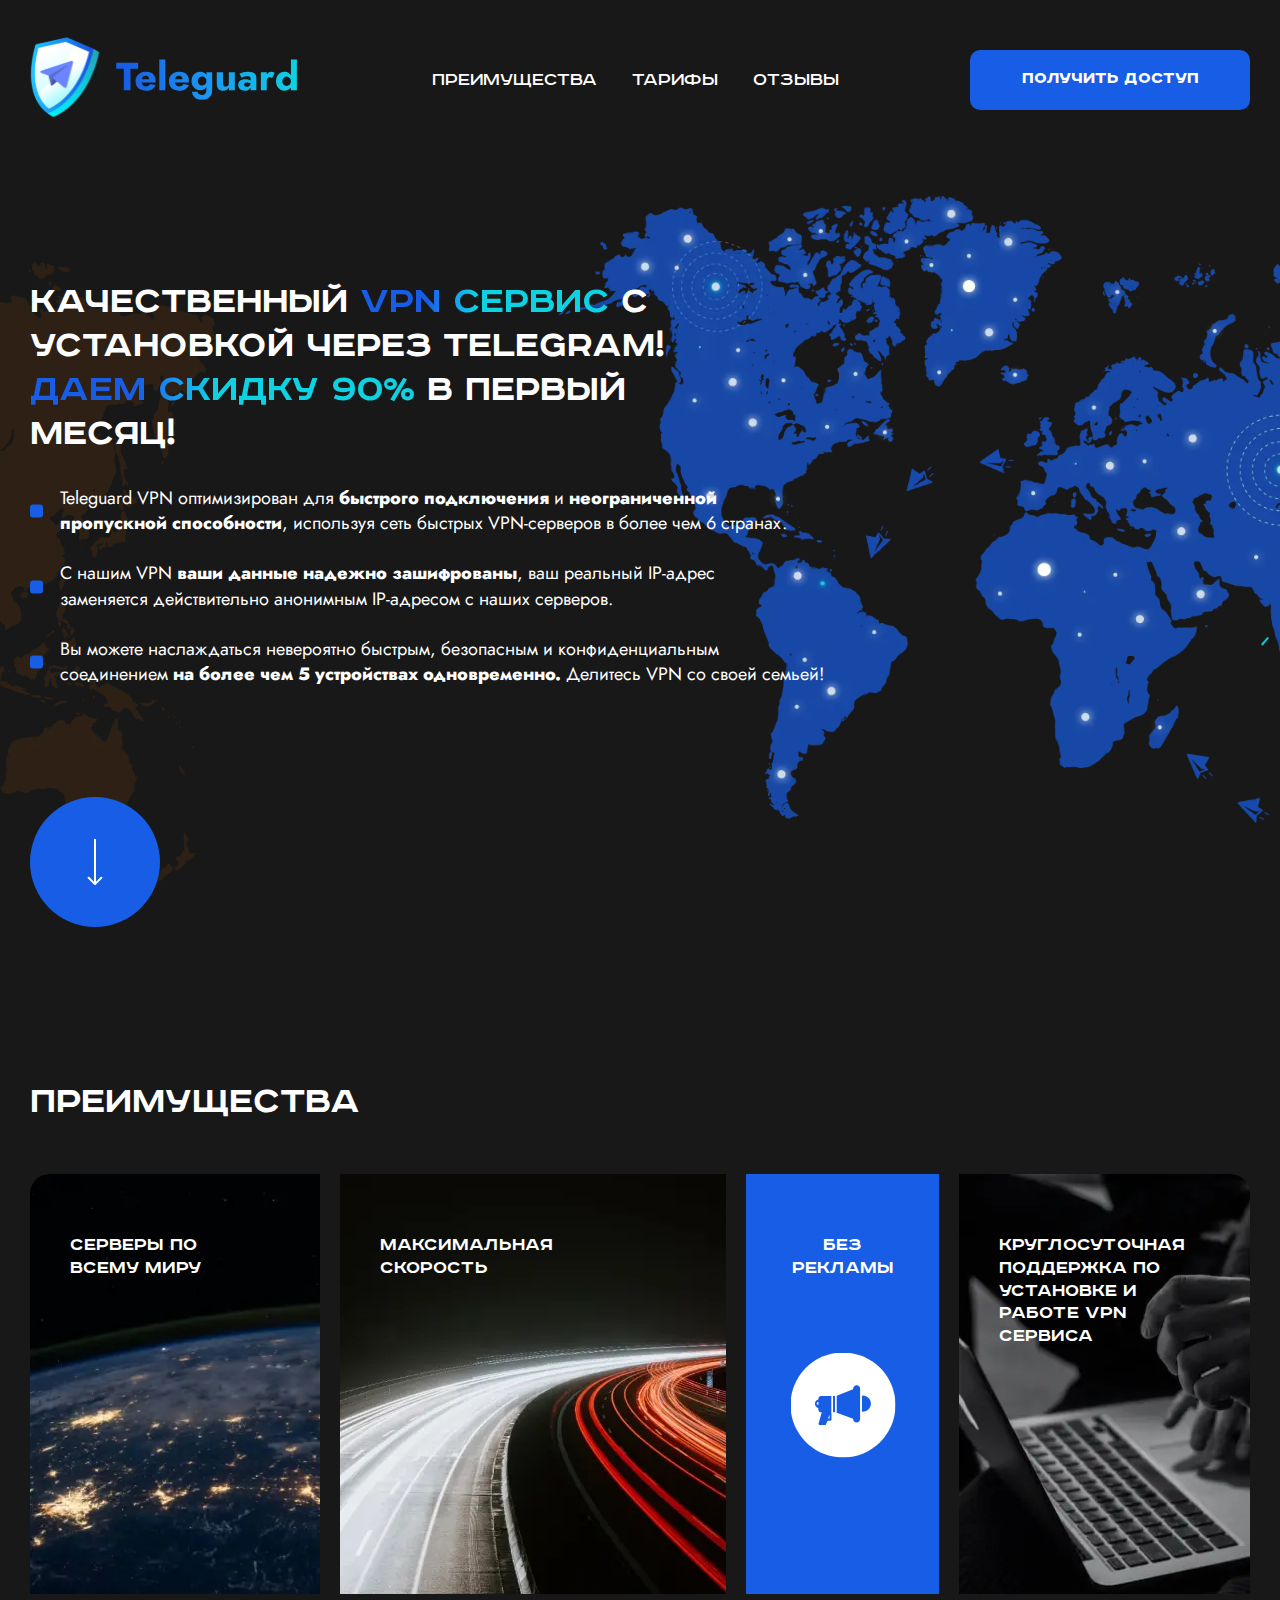
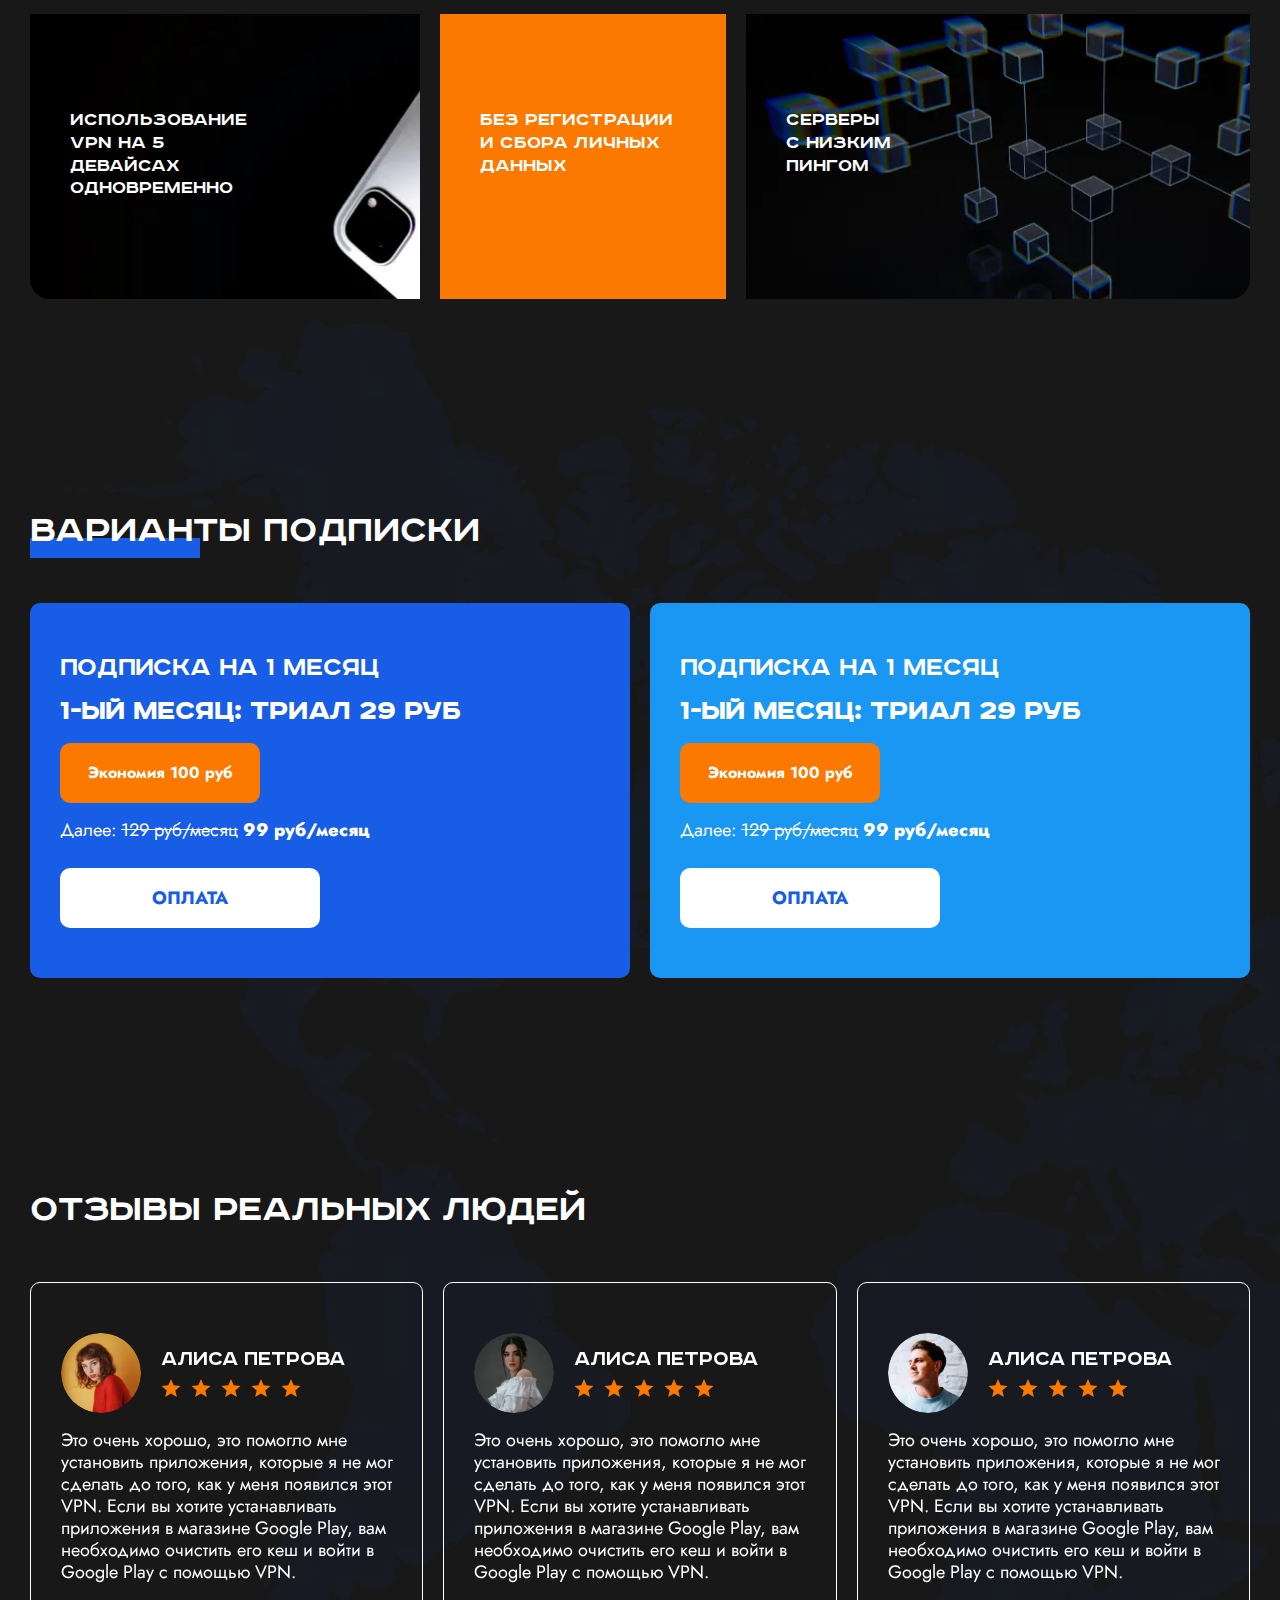
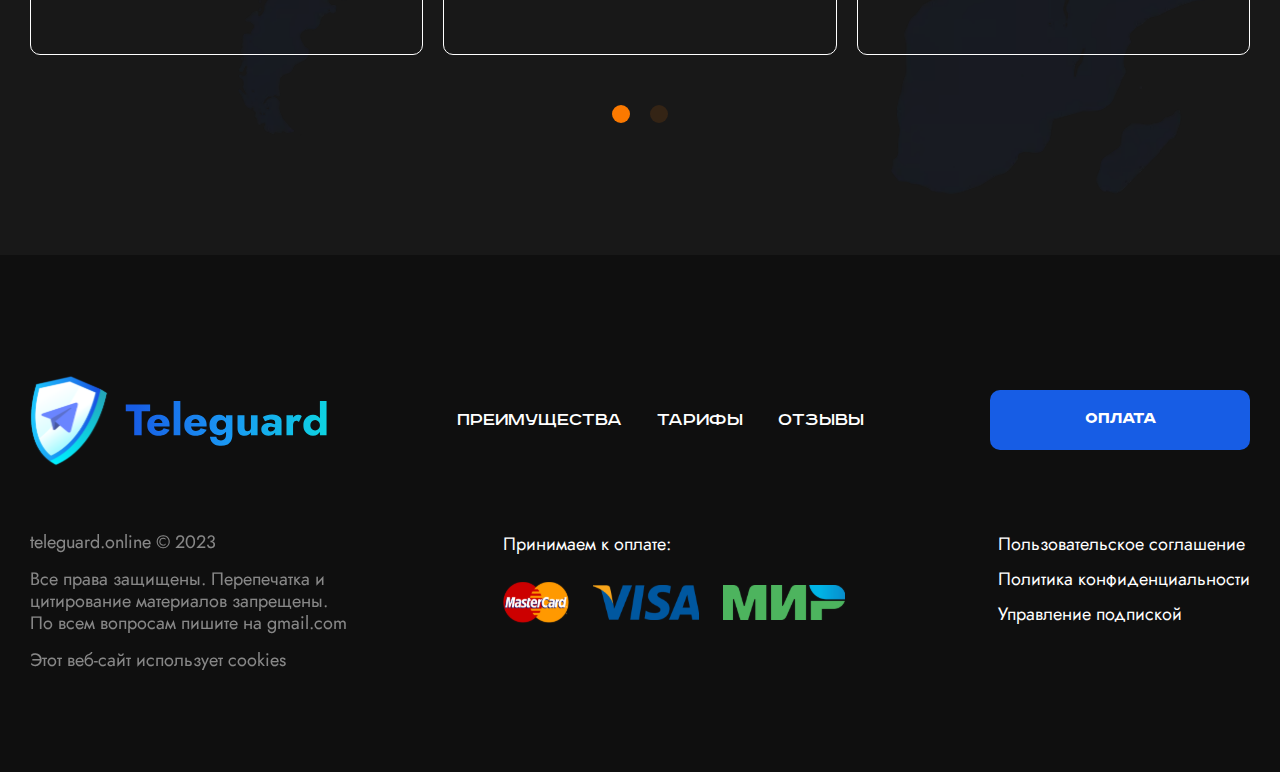
<file: index.html>
<!DOCTYPE html>
<html lang="ru">
<head>
  <meta charset="UTF-8">
  <meta http-equiv="X-UA-Compatible" content="IE=edge">
  <meta name="viewport" content="width=device-width, initial-scale=1.0">
  <title> Teleguard </title>
  <meta name="description" content="">

  <link rel="stylesheet" href="css/swiper-bundle.min.css">
  <link rel="stylesheet" href="css/style.css">

</head>

<body class="body">

  <div class="wrapper">

  <header class="header">

    <div class="header-wrap _container">

      <a href="/" class="header-logo">
        <img src="img/logo.svg" alt="logo" width="100" height="100">
      </a>

      <nav class="header-nav">
        <ul>
          <li> <a href="#features"> Преимущества </a> </li>
          <li> <a href="#tariffs"> Тарифы </a> </li>
          <li> <a href="#reviews"> Отзывы </a> </li>
        </ul>
      </nav>

      <a href="#" class="btn get-access-btn get-access-btn_desctop">Получить доступ</a>

      <button class="header__burger" type="button" aria-label="Мобильное меню">
        <span></span>
      </button>


    </div>

  </header>

  <main class="main">

    <section class="first-screen">

      <div class="first-screen-wrap _container">

        <div class="first-screen__content">

          <h1 class="first-screen-header">Качественный <span class="gradient-text">VPN сервис</span>
            с установкой через Telegram!
           <span class="gradient-text">Даем скидку 90% </span> в первый месяц!</h1>

            <div class="first-screen__list">

              <p class="first-screen-text-item">Teleguard VPN оптимизирован для <span class="bold-text">быстрого подключения</span> и <span class="bold-text">неограниченной <br>
                пропускной способности</span>, используя сеть быстрых VPN-серверов в более чем 6 странах.</p>
              <p class="first-screen-text-item">С нашим VPN <span class="bold-text">ваши данные надежно зашифрованы</span>, ваш реальный IP-адрес <br>
                заменяется действительно анонимным IP-адресом с наших серверов.</p>
              <p class="first-screen-text-item">Вы можете наслаждаться невероятно быстрым, безопасным и конфиденциальным <br>
                соединением <span class="bold-text">на более чем 5 устройствах одновременно.</span> Делитесь VPN со своей семьей!</p>

              <a class='btn to-down-btn' href="#tariffs"></a>

              <a href="#" class="btn get-access-btn get-access-btn_mobile">Получить доступ</a>

            </div>

        </div>

      </div>


    </section>

    <section class="features-section" id="features">

      <div class="features-wrap _container">

        <h2 class="header-h2 header-orange-line">Преимущества</h2>

        <div class="features-wrap__box">

          <div class="features-box-left">

            <div class="features-box-left__top">
              <div class="features-box-item features-box-item_servers"> Серверы по <br> всему миру </div>
              <div class="features-box-item features-box-item_speed"> максимальная <br> скорость </div>
            </div>
            <div class="features-box-left__bottom">
              <div class="features-box-item features-box-item_vpn"> использование vpn на 5 девайсах одновременно </div>
              <div class="features-box-item features-box-item_register"> без регистрации и сбора личных данных </div>
            </div>


          </div>

          <div class="features-box-right">

            <div class="features-box-right__top">
              <div class="features-box-item features-box-item_promo"> без рекламы </div>
              <div class="features-box-item features-box-item_allday"> круглосуточная поддержка по установке и работе vpn сервиса </div>
            </div>

            <div class="features-box-right__bottom">
              <div class="features-box-item features-box-item_ping"> серверы <br> с низким <br> пингом </div>
            </div>

          </div>

        </div>

      </div>

    </section>

    <section class="subscribe-section" id="tariffs">

      <div class="subscribe-wrap _container">

        <h2 class="header-h2 header-blue-line">Варианты подписки</h2>

        <div class="subscribe-wrap__box">

          <div class="subscride-item">
            <div class="subscride-item__top">подписка на 1 месяц</div>
            <div class="subscride-item__center"><div class="subscride-item__title">1-ый месяц: триал 29 руб</div> <div class="saving">Экономия 100 руб</div> </div>
            <div class="subscride-item__bottom">Далее: <span class="strikethrough-text">129 руб/месяц</span> <span class="bold-text">99 руб/месяц</span></div>
            <button class='btn pay-btn' type='button'>Оплата</button>
          </div>

          <div class="subscride-item">
            <div class="subscride-item__top">подписка на 1 месяц</div>
            <div class="subscride-item__center"><div class="subscride-item__title">1-ый месяц: триал 29 руб</div> <div class="saving">Экономия 100 руб</div> </div>
            <div class="subscride-item__bottom">Далее: <span class="strikethrough-text">129 руб/месяц</span> <span class="bold-text">99 руб/месяц</span></div>
            <button class='btn pay-btn' type='button'>Оплата</button>
          </div>

        </div>

      </div>

    </section>

    <section class="reviews-section" id="reviews">

      <div class="reviews-wrap _container">

        <h2 class="header-h2 header-blue-line">Отзывы реальных людей</h2>

        <div class="swiper reviews-swiper">

          <div class="swiper-wrapper">

              <!-- Swiper slide -->
              <div class="swiper-slide">
                  <div class="review-item">
                    <div class="review-item__top">
                      <div class="review-item__top-left">
                        <img src="img/rev-01.webp" alt="photo">
                      </div>
                      <div class="review-item__top-right">
                        <div class="review-name">Алиса петрова</div>
                        <div class="review-stars"></div>
                      </div>
                    </div>
                    <div class="review-item__bottom">Это очень хорошо, это помогло мне установить
                      приложения, которые я не мог сделать до того,
                      как у меня появился этот VPN. Если вы хотите
                      устанавливать приложения в магазине Google
                      Play, вам необходимо очистить его кеш и войти
                      в Google Play с помощью VPN.</div>
                  </div>
                </div>
                <!-- End swiper slide -->

              <!-- Swiper slide -->
              <div class="swiper-slide">
                  <div class="review-item">
                    <div class="review-item__top">
                      <div class="review-item__top-left">
                        <img src="img/rev-02.webp" alt="photo">
                      </div>
                      <div class="review-item__top-right">
                        <div class="review-name">Алиса петрова</div>
                        <div class="review-stars"></div>
                      </div>
                    </div>
                    <div class="review-item__bottom">Это очень хорошо, это помогло мне установить
                      приложения, которые я не мог сделать до того,
                      как у меня появился этот VPN. Если вы хотите
                      устанавливать приложения в магазине Google
                      Play, вам необходимо очистить его кеш и войти
                      в Google Play с помощью VPN.</div>
                  </div>
                </div>
                <!-- End swiper slide -->

              <!-- Swiper slide -->
              <div class="swiper-slide">
                  <div class="review-item">
                    <div class="review-item__top">
                      <div class="review-item__top-left">
                        <img src="img/rev-03.webp" alt="photo">
                      </div>
                      <div class="review-item__top-right">
                        <div class="review-name">Алиса петрова</div>
                        <div class="review-stars"></div>
                      </div>
                    </div>
                    <div class="review-item__bottom">Это очень хорошо, это помогло мне установить
                      приложения, которые я не мог сделать до того,
                      как у меня появился этот VPN. Если вы хотите
                      устанавливать приложения в магазине Google
                      Play, вам необходимо очистить его кеш и войти
                      в Google Play с помощью VPN.</div>
                  </div>
              </div>
              <!-- End swiper slide -->

              <!-- Swiper slide -->
              <div class="swiper-slide">
                <div class="review-item">
                  <div class="review-item__top">
                    <div class="review-item__top-left">
                      <img src="img/rev-01.webp" alt="photo">
                    </div>
                    <div class="review-item__top-right">
                      <div class="review-name">Алиса петрова</div>
                      <div class="review-stars"></div>
                    </div>
                  </div>
                  <div class="review-item__bottom">Это очень хорошо, это помогло мне установить
                    приложения, которые я не мог сделать до того,
                    как у меня появился этот VPN. Если вы хотите
                    устанавливать приложения в магазине Google
                    Play, вам необходимо очистить его кеш и войти
                    в Google Play с помощью VPN.</div>
                </div>
              </div>
              <!-- End swiper slide -->

            <!-- Swiper slide -->
            <div class="swiper-slide">
                <div class="review-item">
                  <div class="review-item__top">
                    <div class="review-item__top-left">
                      <img src="img/rev-02.webp" alt="photo">
                    </div>
                    <div class="review-item__top-right">
                      <div class="review-name">Алиса петрова</div>
                      <div class="review-stars"></div>
                    </div>
                  </div>
                  <div class="review-item__bottom">Это очень хорошо, это помогло мне установить
                    приложения, которые я не мог сделать до того,
                    как у меня появился этот VPN. Если вы хотите
                    устанавливать приложения в магазине Google
                    Play, вам необходимо очистить его кеш и войти
                    в Google Play с помощью VPN.</div>
                </div>
              </div>
              <!-- End swiper slide -->

            <!-- Swiper slide -->
            <div class="swiper-slide">
                <div class="review-item">
                  <div class="review-item__top">
                    <div class="review-item__top-left">
                      <img src="img/rev-03.webp" alt="photo">
                    </div>
                    <div class="review-item__top-right">
                      <div class="review-name">Алиса петрова</div>
                      <div class="review-stars"></div>
                    </div>
                  </div>
                  <div class="review-item__bottom">Это очень хорошо, это помогло мне установить
                    приложения, которые я не мог сделать до того,
                    как у меня появился этот VPN. Если вы хотите
                    устанавливать приложения в магазине Google
                    Play, вам необходимо очистить его кеш и войти
                    в Google Play с помощью VPN.</div>
                </div>
            </div>
            <!-- End swiper slide -->


          </div>

          <div class="swiper-pagination"></div>

        </div>

      </div>

    </section>

  </main>



  <footer class="footer">

    <div class="footer-wrap _container">


      <div class="footer-wrap-top">

        <a href="/" class="footer-logo">
          <img src="img/logo.svg" alt="logo" width="100" height="100">
        </a>

        <nav class="footer-nav">
          <ul>
            <li> <a href="#features"> Преимущества </a> </li>
            <li> <a href="#tariffs"> Тарифы </a> </li>
            <li> <a href="#reviews"> Отзывы </a> </li>
          </ul>
        </nav>

        <a href="#" class="btn get-access-btn get-pay-btn">Оплата</a>

      </div>

      <div class="footer-wrap-bottom">

        <div class="footer__copyright">
          <p>teleguard.online © 2023</p>
          <p>Все права защищены. Перепечатка
            и цитирование материалов запрещены.
            По всем вопросам пишите на gmail.com</p>
          <p>Этот веб-сайт использует cookies</p>
        </div>


        <div class="footer-wrap-center__bottom">
          <p>Принимаем к оплате:</p>
          <img src="img/cards.svg" alt="cards">
        </div>

        <ul class="footer-legal-links">
          <li><a href="user-agreement.html">Пользовательское соглашение</a></li>
          <li><a href="#">Политика конфиденциальности</a></li>
          <li><a href="" class="manage-subscriptions">Управление подпиской</a></li>
        </ul>

      </div>

    </div>

  </footer>


<div class="popup__wrapper">

  <div class="popup-unsubscription" id="features">
    <button class='btn__close-popup popup-unsubscription__btn' type='button'></button>
    <div class="popup__wrap">
      <div class="popup-success__title"> ОТМЕНА ПОДПИСКИ НА СЕРВИС </div>
      <form id="unsibscribe-form" class="unsibscribe-form" action="/">

          <div class="form__item">
            <input type="email" placeholder="Email" required>
          </div>

          <div class="form__item">
            <input type="text" placeholder="Первые 6 цифр карты" maxlength="6" required>
          </div>

          <div class="form__item">
            <input type="text" placeholder="Последние 4 цифры карты" maxlength="4" required>
          </div>

          <button class="unsibscribe-form__btn btn" type="submit">Отписаться</button>
      </form>
   </div>
  </div>

</div>



<script src="js/main.js"></script>
<script src="js/swiper-bundle.js"></script>


<script>

  var swiper = new Swiper(".reviews-swiper", {
     slidesPerView: 1,
     slidesPerGroup: 1,
     spaceBetween: 20,
      pagination: {
       el: ".swiper-pagination",
       clickable: true,
      },
      breakpoints: {
        1100: {
          slidesPerView: 3,
          slidesPerGroup: 3,
          spaceBetween: 20,
        },
        700: {
          slidesPerView: 2,
          slidesPerGroup: 2,
          spaceBetween: 20,
        },

      }
  });

</script>


</div>

</body>
</html>
</file>
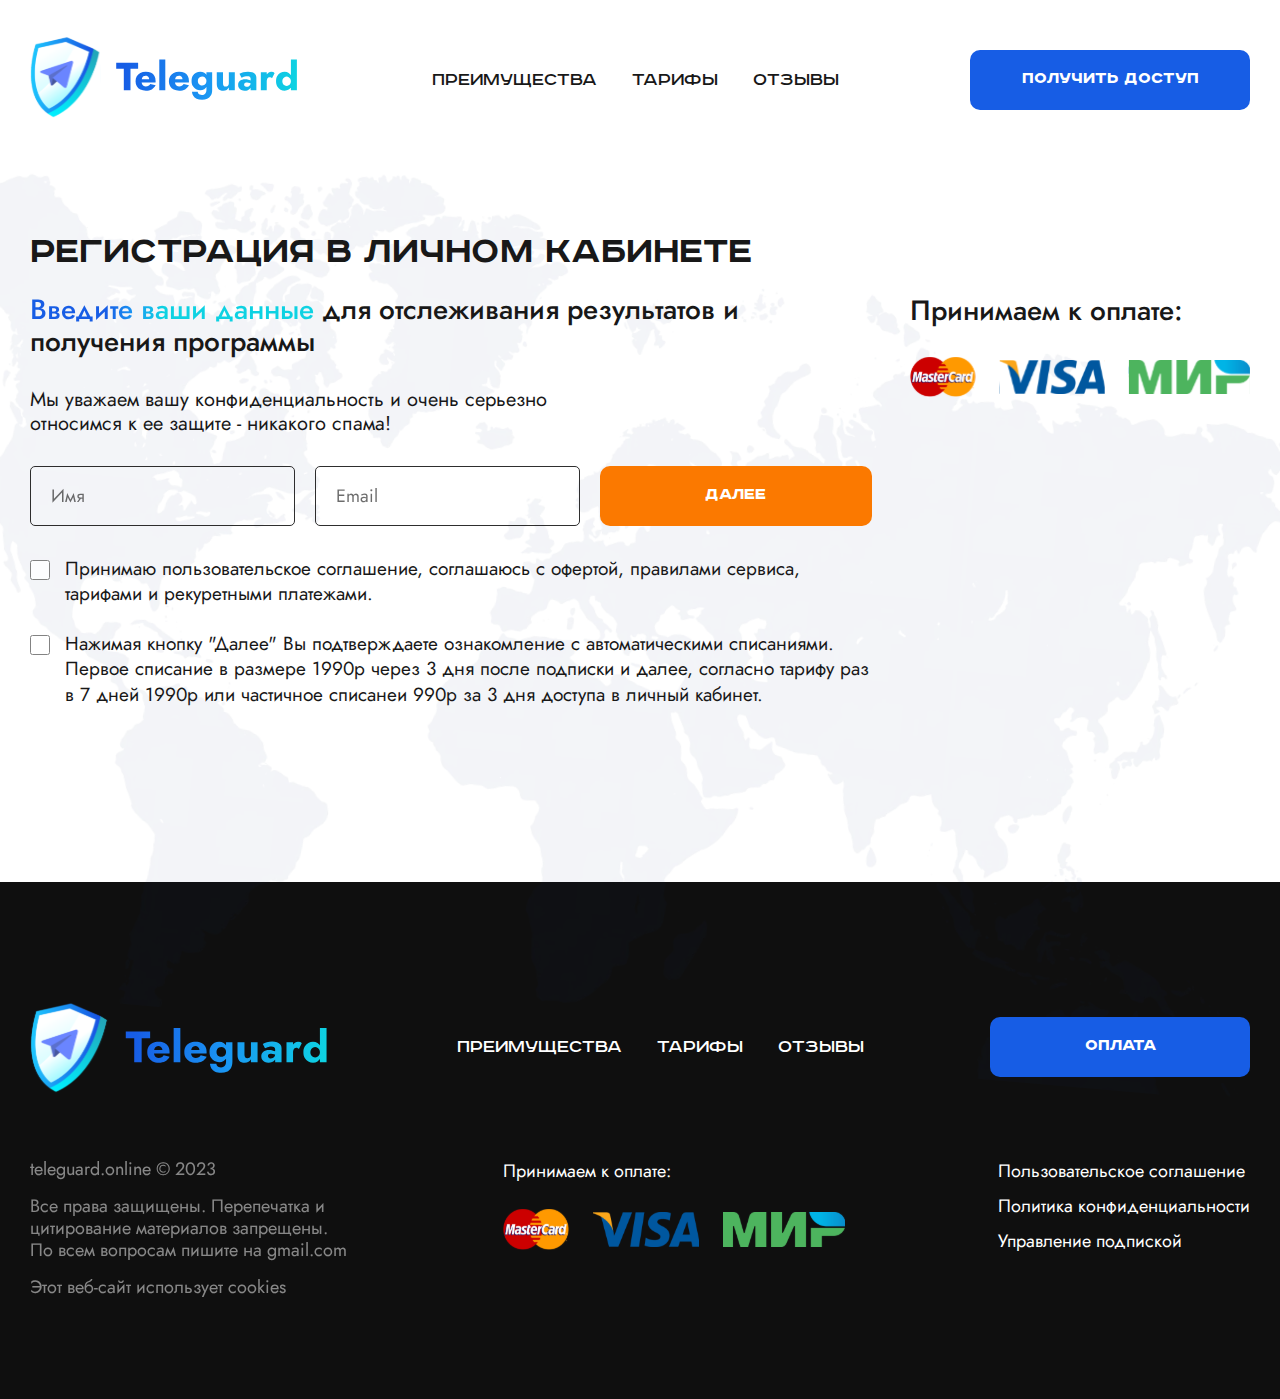
<file: registration.html>
<!DOCTYPE html>
<html lang="ru">
<head>
  <meta charset="UTF-8">
  <meta http-equiv="X-UA-Compatible" content="IE=edge">
  <meta name="viewport" content="width=device-width, initial-scale=1.0">
  <title> Регистрация в личном кабинете </title>
  <meta name="description" content="">

  <link rel="stylesheet" href="css/style.css">

</head>

<body class="body white-page">

  <div class="wrapper">

    <header class="header">

      <div class="header-wrap _container">

        <a href="/" class="header-logo">
          <img src="img/logo.svg" alt="logo" width="100" height="100">
        </a>

        <nav class="header-nav">
          <ul>
            <li> <a href="#features"> Преимущества </a> </li>
            <li> <a href="#tariffs"> Тарифы </a> </li>
            <li> <a href="#reviews"> Отзывы </a> </li>
          </ul>
        </nav>

        <a href="#" class="btn get-access-btn get-access-btn_desctop">Получить доступ</a>

        <button class="header__burger" type="button" aria-label="Мобильное меню">
          <span></span>
        </button>


      </div>

    </header>

  <main class="main">

    <section class="content registration-section">

      <div class="content-wrap _container">

        <div class="content-wrap__left">

          <h1 class="content-h1">регистрация в личном кабинете</h1>

          <div class="registration-title"> <span class="gradient-text">Введите ваши данные</span> для отслеживания результатов и получения программы</div>

          <div class="registration-subtitle">Мы уважаем вашу конфиденциальность и очень серьезно
            относимся к ее защите - никакого спама!</div>

            <form id="registration-form" class="registration-form" action="/">

              <div class="reg-form-wrap">

                <div class="form__item">
                  <input type="text" placeholder="Имя" required>
                </div>

                <div class="form__item">
                  <input type="email" placeholder="Email" required>
                </div>

                <button class="registration-form__btn btn" type="submit">Далее</button>

              </div>

              <div class="form__item form__item-checkbox">
                <input id="confirm-legal" class="form-checkbox" type="checkbox" required="">
                <label class="confirm-policy-label" for="confirm-legal">Принимаю пользовательское соглашение,
                  соглашаюсь с офертой, правилами
                  сервиса, тарифами и рекуретными
                  платежами.</label>
              </div>

             <div class="form__item form__item-checkbox">
              <input id="confirm-offer" class="form-checkbox" type="checkbox" required="">
              <label class="confirm-policy-label" for="confirm-offer">Нажимая кнопку "Далее" Вы подтверждаете ознакомление с автоматическими списаниями.
                Первое списание в размере 1990р через 3 дня после подписки и далее, согласно тарифу
                раз в 7 дней 1990р или частичное списанеи 990р за 3 дня доступа в личный кабинет.</label>
             </div>

          </form>

        </div>

        <div class="content-wrap__right">

          <div class="pay-info">

            <p>Принимаем к оплате:</p>

            <img src="img/cards.svg" alt="cards">

          </div>

        </div>


      </div>


    </section>


  </main>


  <footer class="footer">

    <div class="footer-wrap _container">


      <div class="footer-wrap-top">

        <a href="/" class="footer-logo">
          <img src="img/logo.svg" alt="logo" width="100" height="100">
        </a>

        <nav class="footer-nav">
          <ul>
            <li> <a href="#"> Преимущества </a> </li>
            <li> <a href="#"> Тарифы </a> </li>
            <li> <a href="#"> Отзывы </a> </li>
          </ul>
        </nav>

        <a href="#" class="btn get-access-btn get-pay-btn">Оплата</a>

      </div>

      <div class="footer-wrap-bottom">

        <div class="footer__copyright">
          <p>teleguard.online © 2023</p>
          <p>Все права защищены. Перепечатка
            и цитирование материалов запрещены.
            По всем вопросам пишите на gmail.com</p>
          <p>Этот веб-сайт использует cookies</p>
        </div>


        <div class="footer-wrap-center__bottom">
          <p>Принимаем к оплате:</p>
          <img src="img/cards.svg" alt="cards">
        </div>

        <ul class="footer-legal-links">
          <li><a href="user-agreement.html">Пользовательское соглашение</a></li>
          <li><a href="#">Политика конфиденциальности</a></li>
          <li><a href="#" class="manage-subscriptions">Управление подпиской</a></li>
        </ul>

      </div>

    </div>

  </footer>


  <div class="popup__wrapper">

    <div class="popup-unsubscription" id="features">
      <button class='btn__close-popup popup-unsubscription__btn' type='button'></button>
      <div class="popup__wrap">
        <div class="popup-success__title"> ОТМЕНА ПОДПИСКИ НА СЕРВИС </div>
        <form id="unsibscribe-form" class="unsibscribe-form" action="/">

            <div class="form__item">
              <input type="email" placeholder="Email" required>
            </div>

            <div class="form__item">
              <input type="text" placeholder="Первые 6 цифр карты" maxlength="6" required>
            </div>

            <div class="form__item">
              <input type="text" placeholder="Последние 4 цифры карты" maxlength="4" required>
            </div>

            <button class="unsibscribe-form__btn btn" type="submit">Отписаться</button>
        </form>
     </div>
    </div>

  </div>




<script src="js/main.js"></script>



</div>

</body>
</html>
</file>
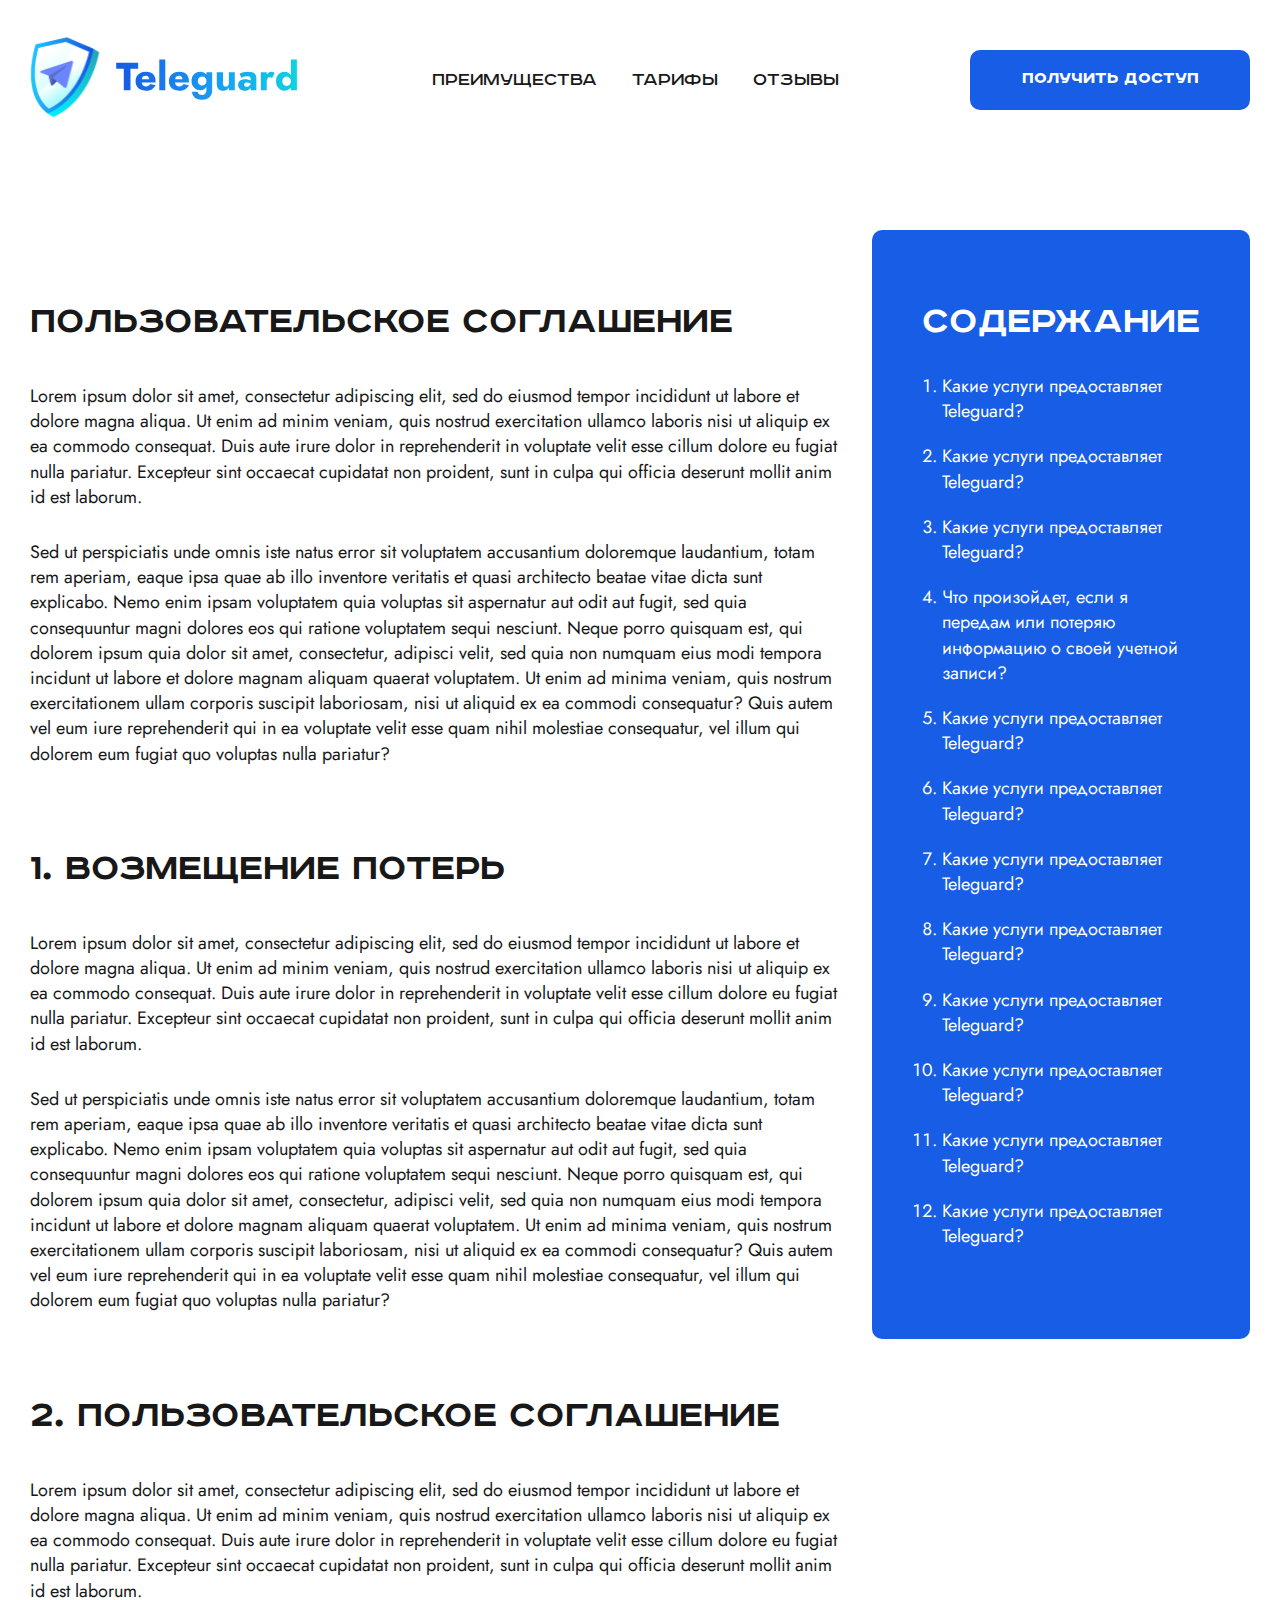
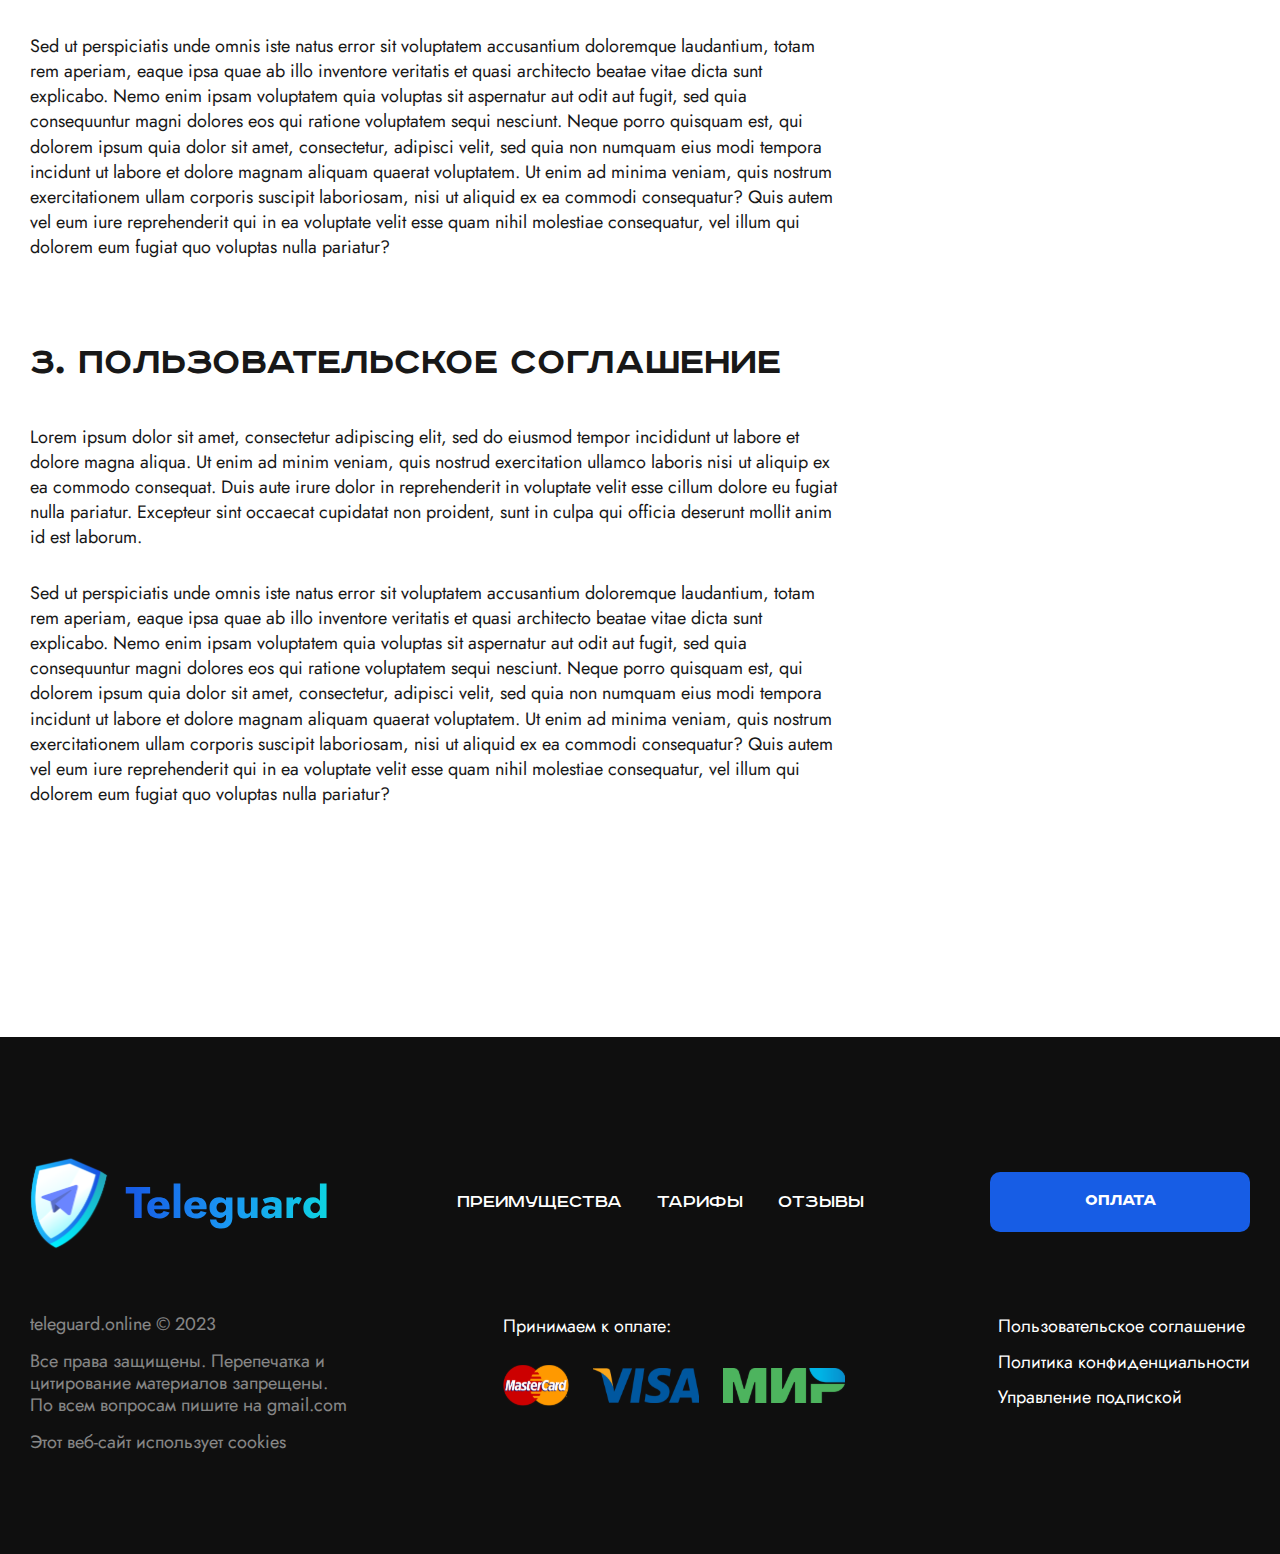
<file: user-agreement.html>
<!DOCTYPE html>
<html lang="ru">
<head>
  <meta charset="UTF-8">
  <meta http-equiv="X-UA-Compatible" content="IE=edge">
  <meta name="viewport" content="width=device-width, initial-scale=1.0">
  <title> Пользовательское соглашение </title>
  <meta name="description" content="">

  <link rel="stylesheet" href="css/style.css">

</head>

<body class="body white-page">

  <div class="wrapper">

    <header class="header">

      <div class="header-wrap _container">

        <a href="/" class="header-logo">
          <img src="img/logo.svg" alt="logo" width="100" height="100">
        </a>

        <nav class="header-nav">
          <ul>
            <li> <a href="#features"> Преимущества </a> </li>
            <li> <a href="#tariffs"> Тарифы </a> </li>
            <li> <a href="#reviews"> Отзывы </a> </li>
          </ul>
        </nav>

        <a href="#" class="btn get-access-btn get-access-btn_desctop">Получить доступ</a>

        <button class="header__burger" type="button" aria-label="Мобильное меню">
          <span></span>
        </button>


      </div>

    </header>

  <main class="main">

    <section class="content user-agr">

      <div class="content-wrap _container">

        <div class="content-wrap__left">

          <h1 class="content-h1 mb40">Пользовательское соглашение</h1>

          <div class="text-block">

          <p class="main-p">
            Lorem ipsum dolor sit amet, consectetur adipiscing elit, sed do eiusmod tempor incididunt ut labore et dolore magna aliqua. Ut enim ad minim veniam, quis nostrud exercitation ullamco laboris nisi ut aliquip ex ea commodo consequat. Duis aute irure dolor in reprehenderit in voluptate velit esse cillum dolore eu fugiat nulla pariatur. Excepteur sint occaecat cupidatat non proident, sunt in culpa qui officia deserunt mollit anim id est laborum.
          </p>

          <p class="main-p">
            Sed ut perspiciatis unde omnis iste natus error sit voluptatem accusantium doloremque laudantium, totam rem aperiam, eaque ipsa quae ab illo inventore veritatis et quasi architecto beatae vitae dicta sunt explicabo. Nemo enim ipsam voluptatem quia voluptas sit aspernatur aut odit aut fugit, sed quia consequuntur magni dolores eos qui ratione voluptatem sequi nesciunt. Neque porro quisquam est, qui dolorem ipsum quia dolor sit amet, consectetur, adipisci velit, sed quia non numquam eius modi tempora incidunt ut labore et dolore magnam aliquam quaerat voluptatem. Ut enim ad minima veniam, quis nostrum exercitationem ullam corporis suscipit laboriosam, nisi ut aliquid ex ea commodi consequatur? Quis autem vel eum iure reprehenderit qui in ea voluptate velit esse quam nihil molestiae consequatur, vel illum qui dolorem eum fugiat quo voluptas nulla pariatur?
          </p>

        </div>

        <div class="text-block">

          <h3 class="text-block-header">1.  Возмещение потерь</h3>

          <p class="main-p">
            Lorem ipsum dolor sit amet, consectetur adipiscing elit, sed do eiusmod tempor incididunt ut labore et dolore magna aliqua. Ut enim ad minim veniam, quis nostrud exercitation ullamco laboris nisi ut aliquip ex ea commodo consequat. Duis aute irure dolor in reprehenderit in voluptate velit esse cillum dolore eu fugiat nulla pariatur. Excepteur sint occaecat cupidatat non proident, sunt in culpa qui officia deserunt mollit anim id est laborum.
          </p>

          <p class="main-p">
            Sed ut perspiciatis unde omnis iste natus error sit voluptatem accusantium doloremque laudantium, totam rem aperiam, eaque ipsa quae ab illo inventore veritatis et quasi architecto beatae vitae dicta sunt explicabo. Nemo enim ipsam voluptatem quia voluptas sit aspernatur aut odit aut fugit, sed quia consequuntur magni dolores eos qui ratione voluptatem sequi nesciunt. Neque porro quisquam est, qui dolorem ipsum quia dolor sit amet, consectetur, adipisci velit, sed quia non numquam eius modi tempora incidunt ut labore et dolore magnam aliquam quaerat voluptatem. Ut enim ad minima veniam, quis nostrum exercitationem ullam corporis suscipit laboriosam, nisi ut aliquid ex ea commodi consequatur? Quis autem vel eum iure reprehenderit qui in ea voluptate velit esse quam nihil molestiae consequatur, vel illum qui dolorem eum fugiat quo voluptas nulla pariatur?
          </p>

        </div>

        <div class="text-block">

          <h3 class="text-block-header">2.  Пользовательское соглашение</h3>

          <p class="main-p">
            Lorem ipsum dolor sit amet, consectetur adipiscing elit, sed do eiusmod tempor incididunt ut labore et dolore magna aliqua. Ut enim ad minim veniam, quis nostrud exercitation ullamco laboris nisi ut aliquip ex ea commodo consequat. Duis aute irure dolor in reprehenderit in voluptate velit esse cillum dolore eu fugiat nulla pariatur. Excepteur sint occaecat cupidatat non proident, sunt in culpa qui officia deserunt mollit anim id est laborum.
          </p>

          <p class="main-p">
            Sed ut perspiciatis unde omnis iste natus error sit voluptatem accusantium doloremque laudantium, totam rem aperiam, eaque ipsa quae ab illo inventore veritatis et quasi architecto beatae vitae dicta sunt explicabo. Nemo enim ipsam voluptatem quia voluptas sit aspernatur aut odit aut fugit, sed quia consequuntur magni dolores eos qui ratione voluptatem sequi nesciunt. Neque porro quisquam est, qui dolorem ipsum quia dolor sit amet, consectetur, adipisci velit, sed quia non numquam eius modi tempora incidunt ut labore et dolore magnam aliquam quaerat voluptatem. Ut enim ad minima veniam, quis nostrum exercitationem ullam corporis suscipit laboriosam, nisi ut aliquid ex ea commodi consequatur? Quis autem vel eum iure reprehenderit qui in ea voluptate velit esse quam nihil molestiae consequatur, vel illum qui dolorem eum fugiat quo voluptas nulla pariatur?
          </p>

        </div>

        <div class="text-block">

          <h3 class="text-block-header">3.  Пользовательское соглашение</h3>

          <p class="main-p">
            Lorem ipsum dolor sit amet, consectetur adipiscing elit, sed do eiusmod tempor incididunt ut labore et dolore magna aliqua. Ut enim ad minim veniam, quis nostrud exercitation ullamco laboris nisi ut aliquip ex ea commodo consequat. Duis aute irure dolor in reprehenderit in voluptate velit esse cillum dolore eu fugiat nulla pariatur. Excepteur sint occaecat cupidatat non proident, sunt in culpa qui officia deserunt mollit anim id est laborum.
          </p>

          <p class="main-p">
            Sed ut perspiciatis unde omnis iste natus error sit voluptatem accusantium doloremque laudantium, totam rem aperiam, eaque ipsa quae ab illo inventore veritatis et quasi architecto beatae vitae dicta sunt explicabo. Nemo enim ipsam voluptatem quia voluptas sit aspernatur aut odit aut fugit, sed quia consequuntur magni dolores eos qui ratione voluptatem sequi nesciunt. Neque porro quisquam est, qui dolorem ipsum quia dolor sit amet, consectetur, adipisci velit, sed quia non numquam eius modi tempora incidunt ut labore et dolore magnam aliquam quaerat voluptatem. Ut enim ad minima veniam, quis nostrum exercitationem ullam corporis suscipit laboriosam, nisi ut aliquid ex ea commodi consequatur? Quis autem vel eum iure reprehenderit qui in ea voluptate velit esse quam nihil molestiae consequatur, vel illum qui dolorem eum fugiat quo voluptas nulla pariatur?
          </p>

        </div>


        </div>

        <div class="content-wrap__right">

          <div class="substance">
            <div class="substance-title">содержание</div>

            <div class="substance-content">
              <ol>
                <li><a href="#">Какие услуги предоставляет Teleguard?</a></li>
                <li><a href="#">Какие услуги предоставляет Teleguard?</a></li>
                <li><a href="#">Какие услуги предоставляет Teleguard?</a></li>
                <li><a href="#">Что произойдет, если я передам или потеряю информацию о своей учетной записи?</a></li>
                <li><a href="#">Какие услуги предоставляет Teleguard?</a></li>
                <li><a href="#">Какие услуги предоставляет Teleguard?</a></li>
                <li><a href="#">Какие услуги предоставляет Teleguard?</a></li>
                <li><a href="#">Какие услуги предоставляет Teleguard?</a></li>
                <li><a href="#">Какие услуги предоставляет Teleguard?</a></li>
                <li><a href="#">Какие услуги предоставляет Teleguard?</a></li>
                <li><a href="#">Какие услуги предоставляет Teleguard?</a></li>
                <li><a href="#">Какие услуги предоставляет Teleguard?</a></li>
              </ol>
            </div>

          </div>

        </div>


      </div>


    </section>


  </main>


  <footer class="footer">

    <div class="footer-wrap _container">

      <div class="footer-wrap-top">

        <a href="/" class="footer-logo">
          <img src="img/logo.svg" alt="logo" width="100" height="100">
        </a>

        <nav class="footer-nav">
          <ul>
            <li> <a href="#"> Преимущества </a> </li>
            <li> <a href="#"> Тарифы </a> </li>
            <li> <a href="#"> Отзывы </a> </li>
          </ul>
        </nav>

        <a href="#" class="btn get-access-btn get-pay-btn">Оплата</a>

      </div>

      <div class="footer-wrap-bottom">

        <div class="footer__copyright">
          <p>teleguard.online © 2023</p>
          <p>Все права защищены. Перепечатка
            и цитирование материалов запрещены.
            По всем вопросам пишите на gmail.com</p>
          <p>Этот веб-сайт использует cookies</p>
        </div>


        <div class="footer-wrap-center__bottom">
          <p>Принимаем к оплате:</p>
          <img src="img/cards.svg" alt="cards">
        </div>

        <ul class="footer-legal-links">
          <li><a href="user-agreement.html">Пользовательское соглашение</a></li>
          <li><a href="#">Политика конфиденциальности</a></li>
          <li><a href="" class="manage-subscriptions">Управление подпиской</a></li>
        </ul>

      </div>

    </div>

  </footer>



  <div class="popup__wrapper">

    <div class="popup-unsubscription" id="features">
      <button class='btn__close-popup popup-unsubscription__btn' type='button'></button>
      <div class="popup__wrap">
        <div class="popup-success__title"> ОТМЕНА ПОДПИСКИ НА СЕРВИС </div>
        <form id="unsibscribe-form" class="unsibscribe-form" action="/">

            <div class="form__item">
              <input type="email" placeholder="Email" required>
            </div>

            <div class="form__item">
              <input type="text" placeholder="Первые 6 цифр карты" maxlength="6" required>
            </div>

            <div class="form__item">
              <input type="text" placeholder="Последние 4 цифры карты" maxlength="4" required>
            </div>

            <button class="unsibscribe-form__btn btn" type="submit">Отписаться</button>
        </form>
     </div>
    </div>

  </div>




<script src="js/main.js"></script>



</div>

</body>
</html>
</file>
<file: css/style.css>
/* jost-regular - cyrillic_latin */
@font-face {
    font-display: swap; /* Check https://developer.mozilla.org/en-US/docs/Web/CSS/@font-face/font-display for other options. */
  font-family: "Jost";
  font-style: normal;
  font-weight: 400;
  src: url("../fonts/jost-v15-cyrillic_latin-regular.woff2") format("woff2"), url("../fonts/jost-v15-cyrillic_latin-regular.ttf") format("truetype"); /* Chrome 4+, Firefox 3.5+, IE 9+, Safari 3.1+, iOS 4.2+, Android Browser 2.2+ */
}
/* jost-500 - cyrillic_latin */
@font-face {
    font-display: swap; /* Check https://developer.mozilla.org/en-US/docs/Web/CSS/@font-face/font-display for other options. */
  font-family: "Jost";
  font-style: normal;
  font-weight: 500;
  src: url("../fonts/jost-v15-cyrillic_latin-500.woff2") format("woff2"), url("../fonts/jost-v15-cyrillic_latin-500.ttf") format("truetype"); /* Chrome 4+, Firefox 3.5+, IE 9+, Safari 3.1+, iOS 4.2+, Android Browser 2.2+ */
}
/* jost-700 - cyrillic_latin */
@font-face {
    font-display: swap; /* Check https://developer.mozilla.org/en-US/docs/Web/CSS/@font-face/font-display for other options. */
  font-family: "Jost";
  font-style: normal;
  font-weight: 700;
  src: url("../fonts/jost-v15-cyrillic_latin-700.woff2") format("woff2"), url("../fonts/jost-v15-cyrillic_latin-700.ttf") format("truetype"); /* Chrome 4+, Firefox 3.5+, IE 9+, Safari 3.1+, iOS 4.2+, Android Browser 2.2+ */
}
/* jost-800 - cyrillic_latin */
@font-face {
    font-display: swap; /* Check https://developer.mozilla.org/en-US/docs/Web/CSS/@font-face/font-display for other options. */
  font-family: "Jost";
  font-style: normal;
  font-weight: 800;
  src: url("../fonts/jost-v15-cyrillic_latin-800.woff2") format("woff2"), url("../fonts/jost-v15-cyrillic_latin-800.ttf") format("truetype"); /* Chrome 4+, Firefox 3.5+, IE 9+, Safari 3.1+, iOS 4.2+, Android Browser 2.2+ */
}

@font-face {
    font-display: swap;
  font-family: "RoadRadio";
  src: url("../fonts/RoadRadio-Black.eot");
  src: local("RoadRadio Black"), local("RoadRadio-Black"), url("../fonts/RoadRadio-Black.eot?#iefix") format("embedded-opentype"), url("../fonts/RoadRadio-Black.woff2") format("woff2"), url("../fonts/RoadRadio-Black.woff") format("woff"), url("../fonts/RoadRadio-Black.ttf") format("truetype");
  font-weight: 900;
  font-style: normal;
}

@font-face {
    font-display: swap;
  font-family: "RoadRadio";
  src: url("../fonts/RoadRadio-Bold.eot");
  src: local("..fonts//RoadRadio Bold"), local("RoadRadio-Bold"), url("../fonts/RoadRadio-Bold.eot?#iefix") format("embedded-opentype"), url("../fonts/RoadRadio-Bold.woff2") format("woff2"), url("../fonts/RoadRadio-Bold.woff") format("woff"), url("../fonts/RoadRadio-Bold.ttf") format("truetype");
  font-weight: bold;
  font-style: normal;
}

@font-face {
    font-display: swap;
  font-family: "RoadRadio";
  src: url("../fonts/RoadRadio.eot");
  src: local("RoadRadio"), url("../fonts/RoadRadio.eot?#iefix") format("embedded-opentype"), url("../fonts/RoadRadio.woff2") format("woff2"), url("../fonts/RoadRadio.woff") format("woff"), url("../fonts/RoadRadio.ttf") format("truetype");
  font-weight: normal;
  font-style: normal;
}
/* CSS Reboot Styles */
*,
*::before,
*::after {
    -webkit-box-sizing: border-box;
    box-sizing: border-box;
}

html,
body {
    height: 100%;
}

body,
ul,
ol,
p,
dl,
dd,
figure,
blockquote,
pre {
    margin: 0;
}

h1, h2, h3, h4, h5, h6 {
    font: inherit;
    margin: 0;
}

ul, ol {
    padding: 0;
    list-style: none;
}

table {
    border-collapse: collapse;
    border-spacing: 0;
    table-layout: fixed;
}

td,
th {
    padding: 0;
    text-align: left;
    font-weight: normal;
}

a {
    text-decoration: none;
}

a:active,
a:hover {
    outline: 0;
}

img,
audio,
canvas,
iframe,
svg,
video {
    max-width: 100%;
 /* Set responsive behaviour */
    height: auto;
    vertical-align: middle;
 /* Remove bottom spacing under element (line-height) */
}

iframe {
    border: none;
}

fieldset {
    margin: 0;
    padding: 0;
    border: none;
}

input,
textarea,
button,
optgroup,
select {
    margin: 0;
    font-family: inherit;
    vertical-align: middle;
}

textarea {
    resize: vertical;
}

/* Fast Tap enables no-delay taps (FastClick-esque) on supporting browsers */
a,
button,
input,
label,
select,
textarea {
    -ms-touch-action: manipulation;
    touch-action: manipulation;
}

/* Make fonts more sexy */
body,
input,
textarea,
button,
select {
    -webkit-font-smoothing: antialiased;
}

html {
    width: 100%;
    height: 100%;
    scroll-behavior: smooth;
    scrollbar-color: #175DE5 #B8C6D4;
    scrollbar-width: thin;
}

html::-webkit-scrollbar {
    width: 7px;
}

html::-webkit-scrollbar-track {
    background-color: #B8C6D4;
}

html::-webkit-scrollbar-thumb {
    background-color: #175DE5;
}

body {
    width: 100%;
    height: auto;
    font-family: "RoadRadio", Arial, Helvetica, sans-serif;
    font-family: "Jost", Arial, Helvetica, sans-serif;
    font-size: 18px;
    font-style: normal;
    font-weight: 400;
    line-height: 140%;
    color: #fff;
    position: relative;
}

.wrapper {
    width: 100%;
    height: 100%;
    overflow: hidden;
    display: -webkit-box;
    display: -ms-flexbox;
    display: flex;
    -webkit-box-orient: vertical;
    -webkit-box-direction: normal;
    -ms-flex-direction: column;
    flex-direction: column;
}

.header {
    background-color: #181818;
}

.main {
    -webkit-box-flex: 1;
    -ms-flex: 1 0;
    flex: 1 0;
    background-color: #181818;
}

.footer {
    -webkit-box-flex: 0;
    -ms-flex: 0 0;
    flex: 0 0;
}

a {
    color: #000;
    text-decoration: none;
    cursor: pointer;
}

a:hover {
    color: #000;
}

input {
    border: 0;
    outline: 0;
}

button {
    border: 0;
    background-color: transparent;
    color: #fff;
    -webkit-appearance: none;
}

img {
    width: 100%;
    -o-object-fit: cover;
    object-fit: cover;
}

.no-scroll {
    overflow: hidden;
    height: 100vh;
    margin-right: 17px;
}

._container {
    max-width: 1700px;
    width: 100%;
    padding-left: 30px;
    padding-right: 30px;
    margin: 0 auto;
}

p:last-child {
    margin-bottom: 0 !important;
}

.btn {
    display: -webkit-box;
    display: -ms-flexbox;
    display: flex;
    -webkit-box-pack: center;
    -ms-flex-pack: center;
    justify-content: center;
    -webkit-box-align: center;
    -ms-flex-align: center;
    align-items: center;
    cursor: pointer;
}

.btn:hover {
    -webkit-filter: brightness(110%);
    filter: brightness(110%);
}

.btn:active {
    -webkit-transform: translateY(1px);
    -ms-transform: translateY(1px);
    transform: translateY(1px);
}

.gradient-text {
    background: -o-linear-gradient(359deg, #175DE5 26.9%, #1A96F3 36.49%, #0ED2E2 46.74%);
    background: linear-gradient(91deg, #175DE5 26.9%, #1A96F3 36.49%, #0ED2E2 46.74%);
    -webkit-background-clip: text;
    background-clip: text;
    color: transparent;
}

.bold-text {
    font-weight: 800;
}

.header-h2 {
    font-size: 40px;
    font-style: normal;
    font-weight: 700;
    line-height: 1.1;
    font-family: "RoadRadio", Arial, Helvetica, sans-serif;
    margin-bottom: 50px;
    position: relative;
}

.header-orange-line::after {
    content: "";
    position: absolute;
    bottom: -5px;
    left: 0;
    width: 170px;
    height: 20px;
    background-color: #FB7900;
    z-index: -1;
}

.header-blue-line::after {
    content: "";
    position: absolute;
    bottom: -5px;
    left: 0;
    width: 170px;
    height: 20px;
    background-color: #175DE5;
    z-index: -1;
}

.strikethrough-text {
    text-decoration: line-through;
}

.white-page .header {
    background-color: #fff;
}

.white-page .main {
    background-color: #fff;
}

.white-page .header-nav ul li a {
    color: #181818;
}

.mobile-menu-opened .header-nav ul li a {
    color: #fff;
}

.mb40 {
    margin-bottom: 40px !important;
}

/* Header styles */
.header {
    width: 100%;
    padding-top: 32.5px;
    padding-bottom: 32.5px;
    max-height: 160px;
}

.header-wrap {
    display: -webkit-box;
    display: -ms-flexbox;
    display: flex;
    -webkit-box-pack: justify;
    -ms-flex-pack: justify;
    justify-content: space-between;
    -webkit-box-align: center;
    -ms-flex-align: center;
    align-items: center;
    position: relative;
}

.header-logo {
    width: 270px;
    height: 95px;
    position: relative;
    top: -3px;
    -ms-flex-negative: 0;
    flex-shrink: 0;
    display: -webkit-box;
    display: -ms-flexbox;
    display: flex;
    -webkit-box-pack: center;
    -ms-flex-pack: center;
    justify-content: center;
    -webkit-box-align: center;
    -ms-flex-align: center;
    align-items: center;
}

.header-nav {
    display: -webkit-box;
    display: -ms-flexbox;
    display: flex;
    -ms-flex-negative: 0;
    flex-shrink: 0;
}

.header-nav ul {
    display: -webkit-box;
    display: -ms-flexbox;
    display: flex;
    -webkit-column-gap: 120px;
    -moz-column-gap: 120px;
    column-gap: 120px;
    -webkit-box-align: center;
    -ms-flex-align: center;
    align-items: center;
    -webkit-box-pack: justify;
    -ms-flex-pack: justify;
    justify-content: space-between;
}

.header-nav ul li {
    width: -webkit-max-content;
    width: -moz-max-content;
    width: max-content;
    display: -webkit-box;
    display: -ms-flexbox;
    display: flex;
}

.header-nav ul li a {
    font-family: "RoadRadio", Arial, Helvetica, sans-serif;
    font-size: 20px;
    font-style: normal;
    font-weight: 400;
    line-height: 1.2;
    color: #fff;
}

.header-nav ul li a:hover {
    opacity: 0.7;
}

.get-access-btn {
    -ms-flex-negative: 0;
    flex-shrink: 0;
    border-radius: 10px;
    background: #175DE5;
    width: 280px;
    height: 60px;
    color: #FFF;
    text-align: center;
    font-family: "RoadRadio";
    font-size: 18px;
    font-weight: 900;
    line-height: 1.1;
}

.get-access-btn_mobile {
    display: none;
}

.first-screen {
    width: 100%;
    height: 900px;
    background-image: url("../img/first-scr-map-bg.webp");
    background-size: cover;
    background-repeat: no-repeat;
    padding-top: 120px;
    background-position-y: -70px;
}

.first-screen-wrap {
    display: -webkit-box;
    display: -ms-flexbox;
    display: flex;
    -webkit-box-orient: vertical;
    -webkit-box-direction: normal;
    -ms-flex-direction: column;
    flex-direction: column;
    -webkit-box-align: start;
    -ms-flex-align: start;
    align-items: flex-start;
}

.first-screen-header {
    width: 753px;
    font-family: "RoadRadio", Arial, Helvetica, sans-serif;
    font-size: 40px;
    font-style: normal;
    font-weight: 700;
    line-height: 44px;
    text-transform: uppercase;
    margin-bottom: 30px;
}

.first-screen-text-item {
    max-width: 870px;
    position: relative;
    margin-bottom: 25px;
    padding-left: 30px;
}

.first-screen-text-item::before {
    content: "";
    position: absolute;
    top: 50%;
    -webkit-transform: translateY(-50%);
    -ms-transform: translateY(-50%);
    transform: translateY(-50%);
    left: 0;
    width: 13px;
    height: 13px;
    background-color: #175DE5;
    border-radius: 3px;
}

.to-down-btn {
    margin-top: 110px;
    background-color: #175DE5;
    border-radius: 150px;
    width: 130px;
    height: 130px;
    background-image: url("../img/arrow-down.svg");
    background-size: 12%;
    background-repeat: no-repeat;
    background-position: center;
}

/* Features */
.features-section {
    margin-bottom: 190px;
    padding-top: 20px;
}

.features-wrap__box {
    display: -webkit-box;
    display: -ms-flexbox;
    display: flex;
    -webkit-column-gap: 20px;
    -moz-column-gap: 20px;
    column-gap: 20px;
}

.features-box-left {
    display: -webkit-box;
    display: -ms-flexbox;
    display: flex;
    -webkit-box-orient: vertical;
    -webkit-box-direction: normal;
    -ms-flex-direction: column;
    flex-direction: column;
    row-gap: 20px;
    width: 58%;
}

.features-box-right {
    display: -webkit-box;
    display: -ms-flexbox;
    display: flex;
    -webkit-box-orient: vertical;
    -webkit-box-direction: normal;
    -ms-flex-direction: column;
    flex-direction: column;
    row-gap: 20px;
    width: 42%;
}

.features-box-left__top {
    display: -webkit-box;
    display: -ms-flexbox;
    display: flex;
    -webkit-column-gap: 20px;
    -moz-column-gap: 20px;
    column-gap: 20px;
    height: 420px;
}

.features-box-item {
    font-family: "RoadRadio", Arial, Helvetica, sans-serif;
    font-size: 28px;
    font-style: normal;
    font-weight: 700;
    line-height: 1.14;
    color: #fff;
    background-color: #0F0F0F;
    background-size: cover;
    background-repeat: no-repeat;
}

.features-box-left__bottom {
    display: -webkit-box;
    display: -ms-flexbox;
    display: flex;
    -webkit-column-gap: 20px;
    -moz-column-gap: 20px;
    column-gap: 20px;
    height: 285px;
}

.features-box-right__top {
    display: -webkit-box;
    display: -ms-flexbox;
    display: flex;
    -webkit-column-gap: 20px;
    -moz-column-gap: 20px;
    column-gap: 20px;
    height: 420px;
}

.features-box-item_promo {
    width: 39%;
    padding: 60px 40px;
    padding-top: 100px;
    background-color: #175DE5;
    display: -webkit-box;
    display: -ms-flexbox;
    display: flex;
    -webkit-box-pack: center;
    -ms-flex-pack: center;
    justify-content: center;
    text-align: center;
    position: relative;
}

.features-box-item_promo::after {
    content: "";
    position: absolute;
    top: 60%;
    left: 50%;
    -webkit-transform: translate(-50%, -50%);
    -ms-transform: translate(-50%, -50%);
    transform: translate(-50%, -50%);
    width: 132px;
    height: 132px;
    background-image: url("../img/dinamic-icon.svg");
    background-size: cover;
    background-repeat: no-repeat;
}

.features-box-item_allday {
    width: 59%;
    padding: 60px 40px;
    border-top-right-radius: 20px;
    background-image: url("../img/bl-03.webp");
}

.features-box-right__bottom {
    height: 285px;
}

.features-box-item_ping {
    width: 100%;
    height: 100%;
    padding: 60px 40px;
    padding-top: 95px;
    background-image: url("../img/bl-05.webp");
    border-bottom-right-radius: 20px;
}

.features-box-item_servers {
    width: 42%;
    padding: 60px 40px;
    border-top-left-radius: 20px;
    background-image: url("../img/bl-01.webp");
}

.features-box-item_speed {
    width: 56%;
    padding: 60px 40px;
    background-image: url("../img/bl-02.webp");
}

.features-box-item_vpn {
    width: 56%;
    padding: 60px 40px;
    padding-top: 95px;
    padding-right: 200px;
    background-image: url("../img/bl-04.webp");
    border-bottom-left-radius: 20px;
}

.features-box-item_register {
    width: 42%;
    padding: 60px 40px;
    padding-top: 95px;
    background-color: #FB7900;
}

/* Subscribe section */
.subscribe-section {
    margin-bottom: 190px;
    position: relative;
    padding-top: 20px;
}

.subscribe-section::before {
    content: "";
    position: absolute;
    top: -170px;
    left: 60px;
    width: 1950px;
    height: 1500px;
    background-image: url("../img/map-bg-01.webp");
    background-size: cover;
    background-repeat: no-repeat;
    z-index: 0;
}

.subscribe-wrap {
    position: relative;
    z-index: 5;
}

.subscribe-wrap__box {
    display: -webkit-box;
    display: -ms-flexbox;
    display: flex;
    -webkit-column-gap: 20px;
    -moz-column-gap: 20px;
    column-gap: 20px;
}

.subscride-item {
    width: 50%;
    padding: 70px 40px;
    border-radius: 10px;
    height: 350px;
}

.subscride-item:first-child {
    background-color: #175DE5;
}

.subscride-item:nth-child(2) {
    background-color: #1A96F3;
}

.subscride-item__top {
    font-size: 28px;
    font-style: normal;
    font-weight: 700;
    line-height: 1.14;
    color: #fff;
    margin-bottom: 10px;
    font-family: "RoadRadio", Arial, Helvetica, sans-serif;
}

.subscride-item__center {
    display: -webkit-box;
    display: -ms-flexbox;
    display: flex;
    -webkit-box-align: center;
    -ms-flex-align: center;
    align-items: center;
    margin-bottom: 15px;
}

.subscride-item__title {
    font-size: 36px;
    font-style: normal;
    font-weight: 900;
    line-height: 1.1;
    color: #fff;
    text-transform: uppercase;
    font-family: "RoadRadio", Arial, Helvetica, sans-serif;
}

.saving {
    min-width: 200px;
    height: 60px;
    display: -webkit-box;
    display: -ms-flexbox;
    display: flex;
    -webkit-box-pack: center;
    -ms-flex-pack: center;
    justify-content: center;
    -webkit-box-align: center;
    -ms-flex-align: center;
    align-items: center;
    border-radius: 10px;
    background: #FB7900;
    font-size: 16px;
    font-style: normal;
    font-weight: 700;
    line-height: 1.25;
    color: #fff;
    margin-left: 20px;
    white-space: nowrap;
}

.pay-btn {
    min-width: 260px;
    height: 60px;
    display: -webkit-box;
    display: -ms-flexbox;
    display: flex;
    -webkit-box-pack: center;
    -ms-flex-pack: center;
    justify-content: center;
    -webkit-box-align: center;
    -ms-flex-align: center;
    align-items: center;
    border-radius: 10px;
    background: #fff;
    cursor: pointer;
    font-size: 18px;
    font-style: normal;
    font-weight: 700;
    line-height: 1.25;
    color: #175DE5;
    white-space: nowrap;
    text-transform: uppercase;
}

.subscride-item__bottom {
    margin-bottom: 30px;
}

/* Review slider */
.reviews-section {
    margin-bottom: 130px;
    padding-top: 20px;
}

.reviews-swiper {
    padding-bottom: 70px;
}

.review-box {
    width: 100%;
    display: -webkit-box;
    display: -ms-flexbox;
    display: flex;
    -webkit-column-gap: 20px;
    -moz-column-gap: 20px;
    column-gap: 20px;
}

.review-item {
    display: -webkit-box;
    display: -ms-flexbox;
    display: flex;
    -webkit-box-orient: vertical;
    -webkit-box-direction: normal;
    -ms-flex-direction: column;
    flex-direction: column;
    border-radius: 10px;
    border: 1px solid #FFF;
    background-color: transparent;
    row-gap: 17px;
    padding-top: 50px;
    padding-left: 40px;
    padding-bottom: 70px;
    padding-left: 30px;
    padding-right: 25px;
}

.review-item__top {
    display: -webkit-box;
    display: -ms-flexbox;
    display: flex;
    -webkit-column-gap: 20px;
    -moz-column-gap: 20px;
    column-gap: 20px;
    -webkit-box-align: center;
    -ms-flex-align: center;
    align-items: center;
}

.review-item__top-left {
    width: 120px;
    height: 120px;
    border-radius: 150px;
    overflow: hidden;
    -ms-flex-negative: 0;
    flex-shrink: 0;
}

.review-item__top-left img {
    width: 100%;
    height: 100%;
    -o-object-fit: cover;
    object-fit: cover;
}

.review-item__top-right {
    display: -webkit-box;
    display: -ms-flexbox;
    display: flex;
    -webkit-box-orient: vertical;
    -webkit-box-direction: normal;
    -ms-flex-direction: column;
    flex-direction: column;
    -webkit-box-align: start;
    -ms-flex-align: start;
    align-items: flex-start;
    row-gap: 7px;
}

.review-name {
    color: #FFF;
    font-family: "RoadRadio", Arial, Helvetica, sans-serif;
    font-size: 28px;
    font-style: normal;
    font-weight: 700;
    line-height: 1.14;
}

.review-stars {
    width: 140px;
    height: 20px;
    background-image: url("../img/stars.svg");
    background-size: cover;
    background-repeat: no-repeat;
}

.review-item__bottom {
    max-width: 390px;
    color: #FFF;
    font-family: "Jost", Arial, Helvetica, sans-serif;
    font-size: 18px;
    font-style: normal;
    font-weight: 400;
    line-height: 1.22;
}

.swiper-pagination-bullet {
    width: 18px;
    height: 18px;
    border-radius: 29px;
    background-color: rgba(251, 121, 0, 0.6);
    margin-left: 10px !important;
    margin-right: 10px !important;
}

.swiper-pagination-bullet-active {
    width: 18px;
    height: 18px;
    background-color: #FB7900;
}

.swiper-pagination {
    top: initial;
    bottom: -5px !important;
}

/* Footer */
.footer {
    padding-top: 120px;
    padding-bottom: 100px;
    background-color: #0F0F0F;
}

.footer-wrap {
    display: -webkit-box;
    display: -ms-flexbox;
    display: flex;
    -webkit-box-orient: vertical;
    -webkit-box-direction: normal;
    -ms-flex-direction: column;
    flex-direction: column;
    -webkit-column-gap: 40px;
    -moz-column-gap: 40px;
    column-gap: 40px;
    row-gap: 67px;
}

.footer-wrap-left {
    display: -webkit-box;
    display: -ms-flexbox;
    display: flex;
    -webkit-box-orient: vertical;
    -webkit-box-direction: normal;
    -ms-flex-direction: column;
    flex-direction: column;
    row-gap: 60px;
    width: 320px;
}

.footer-logo {
    width: 300px;
    height: 90px;
}

.footer__copyright {
    display: -webkit-box;
    display: -ms-flexbox;
    display: flex;
    -webkit-box-orient: vertical;
    -webkit-box-direction: normal;
    -ms-flex-direction: column;
    flex-direction: column;
    row-gap: 15px;
}

.footer-wrap-center {
    display: -webkit-box;
    display: -ms-flexbox;
    display: flex;
    -webkit-box-orient: vertical;
    -webkit-box-direction: normal;
    -ms-flex-direction: column;
    flex-direction: column;
    row-gap: 85px;
}

.footer-wrap-bottom {
    display: -webkit-box;
    display: -ms-flexbox;
    display: flex;
    -webkit-box-pack: justify;
    -ms-flex-pack: justify;
    justify-content: space-between;
}

.footer-wrap-center__bottom {
    display: -webkit-box;
    display: -ms-flexbox;
    display: flex;
    -webkit-box-orient: vertical;
    -webkit-box-direction: normal;
    -ms-flex-direction: column;
    flex-direction: column;
    row-gap: 25px;
}

.footer-wrap-center__bottom img {
    max-width: 350px;
    height: 41px;
    width: 100%;
}

.footer-wrap-right {
    display: -webkit-box;
    display: -ms-flexbox;
    display: flex;
    -webkit-box-orient: vertical;
    -webkit-box-direction: normal;
    -ms-flex-direction: column;
    flex-direction: column;
    row-gap: 69px;
    margin-top: 20px;
}

.get-pay-btn {
    -ms-flex-negative: 0;
    flex-shrink: 0;
    border-radius: 10px;
    background: #175DE5;
    width: 260px;
    height: 60px;
    color: #FFF;
    text-align: center;
    font-family: "RoadRadio";
    font-size: 18px;
    font-weight: 900;
    line-height: 1.1;
    margin-top: 15px;
}

.footer-nav {
    margin-top: 0;
    display: -webkit-box;
    display: -ms-flexbox;
    display: flex;
    -ms-flex-negative: 0;
    flex-shrink: 0;
}

.footer-nav ul {
    display: -webkit-box;
    display: -ms-flexbox;
    display: flex;
    -webkit-column-gap: 120px;
    -moz-column-gap: 120px;
    column-gap: 120px;
    -webkit-box-align: center;
    -ms-flex-align: center;
    align-items: center;
    -webkit-box-pack: justify;
    -ms-flex-pack: justify;
    justify-content: space-between;
}

.footer-nav ul li {
    width: -webkit-max-content;
    width: -moz-max-content;
    width: max-content;
    display: -webkit-box;
    display: -ms-flexbox;
    display: flex;
}

.footer-nav ul li a {
    font-family: "RoadRadio", Arial, Helvetica, sans-serif;
    font-size: 20px;
    font-style: normal;
    font-weight: 400;
    line-height: 1.2;
    color: #fff;
}

.footer-nav ul li a:hover {
    opacity: 0.7;
}

.footer-legal-links li a {
    color: #FFF;
    text-align: right;
    font-size: 18px;
    font-style: normal;
    font-weight: 400;
    line-height: 1.22;
}

.footer-legal-links li a:hover {
    opacity: 0.8;
}

.footer-legal-links li {
    margin-bottom: 10px;
}

.footer__copyright {
    color: #FFF;
    font-size: 18px;
    font-style: normal;
    font-weight: 400;
    line-height: 1.22;
    opacity: 0.5;
    max-width: 320px;
}

.footer-wrap-top {
    display: -webkit-box;
    display: -ms-flexbox;
    display: flex;
    -webkit-box-pack: justify;
    -ms-flex-pack: justify;
    justify-content: space-between;
    position: relative;
}

.get-access-btn:hover {
    background-color: #FB7900;
    color: #fff;
}

.get-pay-btn:hover {
    background-color: #FB7900;
    color: #fff;
}

.pay-btn:hover {
    background-color: #FB7900;
    color: #fff;
}

/* Popup */
.popup__wrapper {
    position: fixed;
    top: 0;
    left: 0;
    width: 100%;
    height: 100%;
    background-color: rgba(0, 0, 0, 0.3);
    z-index: 200;
    display: none;
}

.popup-unsubscription {
    position: absolute;
    top: 50%;
    left: 50%;
    -webkit-transform: translate(-50%, -50%);
    -ms-transform: translate(-50%, -50%);
    transform: translate(-50%, -50%);
    max-height: 95%;
    width: 100%;
    max-width: 870px;
    max-height: 95%;
    height: auto;
    display: -webkit-box;
    display: -ms-flexbox;
    display: flex;
    -webkit-box-orient: vertical;
    -webkit-box-direction: normal;
    -ms-flex-direction: column;
    flex-direction: column;
    -webkit-box-pack: column;
    -ms-flex-pack: column;
    justify-content: column;
    -webkit-box-align: start;
    -ms-flex-align: start;
    align-items: flex-start;
    background-color: #175DE5;
    padding: 120px;
    padding-left: 110px;
    padding-right: 110px;
    border-radius: 16px;
    overflow: hidden;
    border-radius: 10px;
    opacity: 0;
    -webkit-transition-duration: 0.6s;
    -o-transition-duration: 0.6s;
    transition-duration: 0.6s;
}

.popup-unsubscription.fade-in {
    -webkit-animation: fade-in 0.6s;
    animation: fade-in 0.6s;
    opacity: 1;
}

.popup-unsubscription.fade-out {
    -webkit-animation: fade-out 0.6s;
    animation: fade-out 0.6s;
}

@-webkit-keyframes fade-in {
    from {
        opacity: 0;
    }

    to {
        opacity: 1;
    }
}

@keyframes fade-in {
    from {
        opacity: 0;
    }

    to {
        opacity: 1;
    }
}

@-webkit-keyframes fade-out {
    from {
        opacity: 1;
    }

    to {
        opacity: 0;
    }
}

@keyframes fade-out {
    from {
        opacity: 1;
    }

    to {
        opacity: 0;
    }
}

.popup__wrap {
    width: 100%;
    height: 100%;
    display: -webkit-box;
    display: -ms-flexbox;
    display: flex;
    -webkit-box-orient: vertical;
    -webkit-box-direction: normal;
    -ms-flex-direction: column;
    flex-direction: column;
}

.popup-success__title {
    text-align: center;
    color: #FFF;
    font-family: "RoadRadio", Arial, Helvetica, sans-serif;
    font-size: 40px;
    font-style: normal;
    font-weight: 700;
    line-height: 1.1;
    margin-bottom: 40px;
}

.unsibscribe-form {
    display: -webkit-box;
    display: -ms-flexbox;
    display: flex;
    -ms-flex-wrap: wrap;
    flex-wrap: wrap;
    gap: 20px;
    -webkit-box-pack: center;
    -ms-flex-pack: center;
    justify-content: center;
}

.form__item {
    max-width: 312px;
    width: 48%;
}

.form__item input {
    width: 100%;
    height: 60px;
    border-radius: 5px;
    border: 1px solid #fff;
    opacity: 0.85;
    color: #fff;
    font-size: 18px;
    font-style: normal;
    font-weight: 400;
    line-height: 1.22;
    padding: 20px;
    background-color: transparent;
}

.form__item input::-webkit-input-placeholder {
    color: #fff;
    font-size: 18px;
    font-style: normal;
    font-weight: 400;
    line-height: 1.22;
    opacity: 0.7;
}

.form__item input::-moz-placeholder {
    color: #fff;
    font-size: 18px;
    font-style: normal;
    font-weight: 400;
    line-height: 1.22;
    opacity: 0.7;
}

.form__item input:-ms-input-placeholder {
    color: #fff;
    font-size: 18px;
    font-style: normal;
    font-weight: 400;
    line-height: 1.22;
    opacity: 0.7;
}

.form__item input::-ms-input-placeholder {
    color: #fff;
    font-size: 18px;
    font-style: normal;
    font-weight: 400;
    line-height: 1.22;
    opacity: 0.7;
}

.form__item input::placeholder {
    color: #fff;
    font-size: 18px;
    font-style: normal;
    font-weight: 400;
    line-height: 1.22;
    opacity: 0.7;
}

.btn__close-popup {
    display: none;
    position: absolute;
    top: 55px;
    left: initial;
    right: 18px;
    width: 35px;
    height: 35px;
    background-image: url("../img/white-cross-icon.svg");
    background-size: cover;
    background-repeat: no-repeat;
    cursor: pointer;
}

.unsibscribe-form__btn {
    border-radius: 5px;
    background: #FB7900;
    height: 60px;
    width: 48%;
    max-width: 312px;
    color: #FFF;
    font-size: 18px;
    font-weight: 700;
    line-height: 1.22;
}

.unsibscribe-form__btn:hover {
    background: #181818;
}

/* burger menu */
.header__burger {
    display: none;
    width: 49px;
    height: 32px;
    position: absolute;
    top: 32px;
    right: 20px;
    -webkit-transition-duration: 1s;
    -o-transition-duration: 1s;
    transition-duration: 1s;
    cursor: pointer;
    background-color: transparent;
}

.header__burger span {
    height: 6px;
    width: 49px;
    background: -o-linear-gradient(359deg, #175DE5 4.68%, #1A96F3 49.35%, #0ED2E2 97.11%);
    background: linear-gradient(91deg, #175DE5 4.68%, #1A96F3 49.35%, #0ED2E2 97.11%);
    position: absolute;
    -webkit-transition-duration: 0.25s;
    -o-transition-duration: 0.25s;
    transition-duration: 0.25s;
    -webkit-transition-delay: 0.25s;
    -o-transition-delay: 0.25s;
    transition-delay: 0.25s;
    top: 50%;
    left: 50%;
    -webkit-transform: translate(-50%, -50%);
    -ms-transform: translate(-50%, -50%);
    transform: translate(-50%, -50%);
}

.header__burger span::before {
    left: 0px;
    position: absolute;
    top: -15px;
    height: 6px;
    width: 49px;
    background: -o-linear-gradient(359deg, #175DE5 4.68%, #1A96F3 49.35%, #0ED2E2 97.11%);
    background: linear-gradient(91deg, #175DE5 4.68%, #1A96F3 49.35%, #0ED2E2 97.11%);
    content: "";
    -webkit-transition-duration: 0.25s;
    -o-transition-duration: 0.25s;
    transition-duration: 0.25s;
    -webkit-transition: top 0.25s 0.25s, -webkit-transform 0.25s;
    transition: top 0.25s 0.25s, -webkit-transform 0.25s;
    -o-transition: transform 0.25s, top 0.25s 0.25s;
    transition: transform 0.25s, top 0.25s 0.25s;
    transition: transform 0.25s, top 0.25s 0.25s, -webkit-transform 0.25s;
}

.header__burger span::after {
    left: 0px;
    position: absolute;
    top: 15px;
    height: 6px;
    width: 49px;
    background: -o-linear-gradient(359deg, #175DE5 4.68%, #1A96F3 49.35%, #0ED2E2 97.11%);
    background: linear-gradient(91deg, #175DE5 4.68%, #1A96F3 49.35%, #0ED2E2 97.11%);
    content: "";
    -webkit-transition-duration: 0.25s;
    -o-transition-duration: 0.25s;
    transition-duration: 0.25s;
    -webkit-transition: top 0.25s 0.25s, -webkit-transform 0.25s;
    transition: top 0.25s 0.25s, -webkit-transform 0.25s;
    -o-transition: transform 0.25s, top 0.25s 0.25s;
    transition: transform 0.25s, top 0.25s 0.25s;
    transition: transform 0.25s, top 0.25s 0.25s, -webkit-transform 0.25s;
}

.header__burger.open span {
    -webkit-transition-duration: 0.1s;
    -o-transition-duration: 0.1s;
    transition-duration: 0.1s;
    -webkit-transition-delay: 0.25s;
    -o-transition-delay: 0.25s;
    transition-delay: 0.25s;
    background: transparent;
}

.header__burger.open span:before {
    -webkit-transition: top 0.25s, -webkit-transform 0.25s 0.25s;
    transition: top 0.25s, -webkit-transform 0.25s 0.25s;
    -o-transition: top 0.25s, transform 0.25s 0.25s;
    transition: top 0.25s, transform 0.25s 0.25s;
    transition: top 0.25s, transform 0.25s 0.25s, -webkit-transform 0.25s 0.25s;
    top: 0px;
    -webkit-transform: rotateZ(-45deg);
    -ms-transform: rotate(-45deg);
    transform: rotateZ(-45deg);
}

.header__burger.open span:after {
    -webkit-transition: top 0.4s, -webkit-transform 0.25s 0.25s;
    transition: top 0.4s, -webkit-transform 0.25s 0.25s;
    -o-transition: top 0.4s, transform 0.25s 0.25s;
    transition: top 0.4s, transform 0.25s 0.25s;
    transition: top 0.4s, transform 0.25s 0.25s, -webkit-transform 0.25s 0.25s;
    top: 0px;
    -webkit-transform: rotateZ(45deg);
    -ms-transform: rotate(45deg);
    transform: rotateZ(45deg);
}

/* Registration page */
.content {
    margin-top: 130px;
    margin-bottom: 150px;
    width: 100%;
}

.registration-section {
    position: relative;
}

.registration-section::after {
    content: "";
    position: absolute;
    top: -40px;
    right: 0;
    width: 1450px;
    height: 850px;
    background-image: url("../img/white-map-bg.webp");
    background-size: cover;
    background-repeat: no-repeat;
    -webkit-transform: rotate(5deg);
    -ms-transform: rotate(5deg);
    transform: rotate(5deg);
    -webkit-filter: brightness(50%);
    filter: brightness(50%);
    z-index: 0;
}

.content-wrap {
    position: relative;
    width: 100%;
    display: -webkit-box;
    display: -ms-flexbox;
    display: flex;
    -webkit-box-align: start;
    -ms-flex-align: start;
    align-items: flex-start;
    z-index: 5;
    -webkit-column-gap: 30px;
    -moz-column-gap: 30px;
    column-gap: 30px;
}

.content-wrap__left {
    width: 69%;
}

.content-h1 {
    color: #181818;
    font-family: "RoadRadio", Arial, Helvetica, sans-serif;
    font-size: 40px;
    font-style: normal;
    font-weight: 700;
    line-height: 1.1;
    margin-bottom: 20px;
}

.registration-title {
    color: #181818;
    font-size: 28px;
    font-style: normal;
    font-weight: 500;
    line-height: 1.14;
    margin-bottom: 30px;
}

.registration-subtitle {
    color: #181818;
    margin-bottom: 30px;
    width: 520px;
    font-size: 20px;
    font-style: normal;
    font-weight: 400;
    line-height: 1.2;
}

.registration-form {
    -webkit-box-orient: vertical;
    -webkit-box-direction: normal;
    -ms-flex-direction: column;
    flex-direction: column;
}

.reg-form-wrap {
    display: -webkit-box;
    display: -ms-flexbox;
    display: flex;
    -webkit-column-gap: 20px;
    -moz-column-gap: 20px;
    column-gap: 20px;
    margin-bottom: 30px;
}

.registration-form .form__item {
    width: 400px;
    max-width: initial;
    height: 60px;
}

.registration-form .form__item input {
    border-radius: 5px;
    color: #181818;
    border: 1px solid #181818;
    opacity: 1;
    font-size: 18px;
    font-style: normal;
    font-weight: 400;
}

.registration-form .form-checkbox {
    width: 20px !important;
    height: 20px !important;
    min-width: 20px !important;
    min-height: 20px !important;
    max-width: 20px !important;
    max-height: 20px !important;
    cursor: pointer;
    -ms-flex-negative: 0;
    flex-shrink: 0;
}

.confirm-policy-label {
    max-width: 1100px;
    color: #181818;
    font-size: 19px;
}

.registration-form .form__item input {
    color: #181818;
    border: 1px solid #181818;
    opacity: 0.9;
    outline: none;
    font-size: 18px;
    font-style: normal;
    font-weight: 400;
}

.registration-form .form__item input::-webkit-input-placeholder {
    color: #181818;
    opacity: 0.7;
    outline: none;
    font-size: 18px;
    font-style: normal;
    font-weight: 400;
}

.registration-form .form__item input::-moz-placeholder {
    color: #181818;
    opacity: 0.7;
    outline: none;
    font-size: 18px;
    font-style: normal;
    font-weight: 400;
}

.registration-form .form__item input:-ms-input-placeholder {
    color: #181818;
    opacity: 0.7;
    outline: none;
    font-size: 18px;
    font-style: normal;
    font-weight: 400;
}

.registration-form .form__item input::-ms-input-placeholder {
    color: #181818;
    opacity: 0.7;
    outline: none;
    font-size: 18px;
    font-style: normal;
    font-weight: 400;
}

.registration-form .form__item input::placeholder {
    color: #181818;
    opacity: 0.7;
    outline: none;
    font-size: 18px;
    font-style: normal;
    font-weight: 400;
}

.form__item-checkbox label {
    cursor: pointer;
}

.form__item-checkbox .form-checkbox {
    position: relative;
    top: 4px;
}

.registration-form .form__item-checkbox {
    display: -webkit-box;
    display: -ms-flexbox;
    display: flex;
    -webkit-box-align: center;
    -ms-flex-align: center;
    align-items: center;
    -webkit-box-pack: start;
    -ms-flex-pack: start;
    justify-content: flex-start;
    -webkit-column-gap: 15px;
    -moz-column-gap: 15px;
    column-gap: 15px;
    width: 100%;
    max-width: initial;
}

.registration-form .form__item-checkbox {
    display: -webkit-box;
    display: -ms-flexbox;
    display: flex;
    -webkit-box-align: start;
    -ms-flex-align: start;
    align-items: flex-start;
}

div.form__item:nth-child(3) > label:nth-child(2) {
    width: 820px;
}

.form__item-checkbox {
    margin-bottom: 25px;
    height: auto !important;
}

.registration-form__btn {
    border-radius: 10px;
    background: #FB7900;
    height: 60px;
    width: 48%;
    max-width: 312px;
    color: #FFF;
    font-size: 18px;
    font-weight: 700;
    line-height: 1.22;
    font-family: "RoadRadio", Arial, Helvetica, sans-serif;
    font-size: 18px;
    font-style: normal;
    font-weight: 900;
    line-height: 1.11;
    text-transform: uppercase;
}

.registration-form__btn:hover {
    background-color: #175DE5;
}

.content-wrap__right {
    display: -webkit-box;
    display: -ms-flexbox;
    display: flex;
    -webkit-box-pack: end;
    -ms-flex-pack: end;
    justify-content: flex-end;
    width: 31%;
}

.pay-info {
    display: -webkit-box;
    display: -ms-flexbox;
    display: flex;
    -webkit-box-orient: vertical;
    -webkit-box-direction: normal;
    -ms-flex-direction: column;
    flex-direction: column;
    margin-top: 65px;
}

.pay-info p {
    margin-bottom: 30px;
    color: #181818;
    font-size: 28px;
    font-style: normal;
    font-weight: 500;
    line-height: 1.14;
    margin-bottom: 30px;
}

.pay-info img {
    width: 340px;
    height: 40px;
}

/* User agreement */
.text-block {
    max-width: 980px;
    color: #181818;
    margin-bottom: 80px;
}

.main-p {
    margin-bottom: 30px;
}

.text-block-header {
    font-family: "RoadRadio", Arial, Helvetica, sans-serif;
    margin-bottom: 40px;
    font-size: 40px;
    font-style: normal;
    font-weight: 700;
    line-height: 1.1;
}

.substance {
    width: 100%;
    max-width: 540;
    border-radius: 10px;
    background: #175DE5;
    padding: 70px 50px;
}

.substance-title {
    color: #FFF;
    font-family: "RoadRadio", Arial, Helvetica, sans-serif;
    font-size: 40px;
    font-style: normal;
    font-weight: 700;
    line-height: 1.1;
    margin-bottom: 30px;
}

.substance-content {
    display: -webkit-box;
    display: -ms-flexbox;
    display: flex;
    -webkit-box-orient: vertical;
    -webkit-box-direction: normal;
    -ms-flex-direction: column;
    flex-direction: column;
    row-gap: 24px;
}

.substance-content a {
    color: #fff;
    font-size: 18px;
    font-style: normal;
    font-weight: 400;
    line-height: 1.22;
}

.user-agr .content-wrap__left {
    margin-top: 70px;
}

.white-page .content {
    margin-top: 70px;
}

.substance-content ol {
    list-style-type: decimal;
    padding-left: 20px;
}

.substance-content li {
    margin-bottom: 10px;
}

.substance-content a {
    text-decoration: none;
}

.substance-content li {
    margin-bottom: 20px;
}

.substance-content a:hover {
    text-decoration: underline;
}

@media (max-width: 1660px) {
    .subscride-item__title {
        font-size: 30px;
    }
}

@media (max-width: 1500px) {
    .header-nav ul {
        -webkit-column-gap: 70px;
        -moz-column-gap: 70px;
        column-gap: 70px;
    }

    .footer-nav ul {
        -webkit-column-gap: 70px;
        -moz-column-gap: 70px;
        column-gap: 70px;
    }

    .features-box-item {
        font-size: 20px;
    }

    .features-box-item_promo {
        padding-top: 60px;
    }

    .features-box-item_promo::after {
        content: "";
        position: absolute;
        top: 55%;
        left: 50%;
        width: 105px;
        height: 105px;
    }

    .subscride-item__center {
        -webkit-box-orient: vertical;
        -webkit-box-direction: normal;
        -ms-flex-direction: column;
        flex-direction: column;
        -webkit-box-align: start;
        -ms-flex-align: start;
        align-items: flex-start;
        row-gap: 15px;
    }

    .subscride-item {
        height: auto;
    }

    .subscride-item {
        padding: 50px 30px;
    }

    .saving {
        margin-left: 0;
    }

    .subscride-item__bottom {
        margin-bottom: 25px;
    }
}

@media (max-width: 1400px) {
    .review-item__top-left {
        width: 80px;
        height: 80px;
    }

    .review-name {
        font-size: 22px;
    }
}

@media (max-width: 1300px) {
    .header-nav ul {
        -webkit-column-gap: 35px;
        -moz-column-gap: 35px;
        column-gap: 35px;
    }

    .footer-nav ul {
        -webkit-column-gap: 35px;
        -moz-column-gap: 35px;
        column-gap: 35px;
    }
}

@media (max-width: 1250px) {
    .content-wrap {
        -webkit-box-orient: vertical;
        -webkit-box-direction: normal;
        -ms-flex-direction: column;
        flex-direction: column;
        row-gap: 20px;
    }

    .content-wrap__right {
        -webkit-box-pack: start;
        -ms-flex-pack: start;
        justify-content: flex-start;
    }

    .pay-info {
        margin-top: 35px;
    }

    .content-wrap__left {
        width: 100%;
    }

    .content-wrap__right {
        width: 100%;
    }

    .user-agr .content-wrap {
        -webkit-box-orient: horizontal;
        -webkit-box-direction: normal;
        -ms-flex-direction: row;
        flex-direction: row;
    }

    .user-agr .content-wrap__left {
        width: 60%;
    }

    .user-agr .content-wrap__right {
        width: 40%;
    }

    .substance {
        padding: 60px 30px;
    }

    .user-agr .content-wrap__left {
        margin-top: 60px;
    }
}

@media (max-width: 1200px) {
    .footer-wrap-center {
        -webkit-column-gap: 30px;
        -moz-column-gap: 30px;
        column-gap: 30px;
    }

    .footer {
        padding-top: 100px;
    }

    .footer-legal-links li a {
        font-size: 16px;
    }

    .footer-nav ul li a {
        font-size: 18px;
    }

    .footer__copyright {
        font-size: 16px;
    }

    .footer-nav {
        display: -webkit-box;
        display: -ms-flexbox;
        display: flex;
        -webkit-box-pack: center;
        -ms-flex-pack: center;
        justify-content: center;
    }

    .footer-nav ul {
        display: -webkit-box;
        display: -ms-flexbox;
        display: flex;
        -webkit-box-orient: vertical;
        -webkit-box-direction: normal;
        -ms-flex-direction: column;
        flex-direction: column;
        row-gap: 20px;
    }

    .footer-wrap-center {
        row-gap: 50px;
    }

    .footer-nav {
        margin-top: 40px;
    }

    .get-pay-btn {
        margin-top: 20px;
    }
}

@media (max-width: 1100px) {
    .first-screen {
        height: 650px;
    }

    .features-box-item {
        font-size: 28px;
    }

    .header-nav ul li a {
        font-size: 18px;
    }

    .footer-nav ul li a {
        font-size: 18px;
    }

    .get-access-btn {
        font-size: 16px;
    }

    .first-screen {
        padding-top: 60px;
    }

    .to-down-btn {
        margin-top: 50px;
        width: 90px;
        height: 90px;
    }

    .features-box-item_vpn {
        background-position-x: center;
    }

    .features-wrap__box {
        -webkit-box-orient: vertical;
        -webkit-box-direction: normal;
        -ms-flex-direction: column;
        flex-direction: column;
        row-gap: 20px;
    }

    .features-box-left {
        width: 100%;
    }

    .features-box-right {
        width: 100%;
    }

    .features-box-item_servers {
        border-top-left-radius: 0px;
    }

    .features-box-item_vpn {
        border-bottom-left-radius: 0px;
    }

    .features-box-item_allday {
        border-top-right-radius: 0px;
    }

    .features-box-item_ping {
        border-bottom-right-radius: 0px;
    }

    .features-section {
        margin-bottom: 110px;
    }

    .subscribe-section {
        margin-bottom: 110px;
    }

    .reviews-section {
        margin-bottom: 110px;
    }

    .footer-logo {
        width: 200px;
        height: 60px;
    }

    .review-item__top-left {
        width: 120px;
        height: 120px;
    }

    .review-name {
        font-size: 28px;
    }

    .footer-wrap-left {
        margin-top: 20px;
    }

    .footer-wrap-center__bottom img {
        max-width: 275px;
        width: 100%;
        height: 28px;
    }

    .footer-nav {
        margin-top: 20px;
    }

    .get-pay-btn {
        margin-top: 0px;
    }
}

@media (max-width: 1050px) {
    .get-access-btn_mobile {
        margin-top: 50px;
        display: -webkit-box;
        display: -ms-flexbox;
        display: flex;
    }

    .get-access-btn_desctop {
        display: none;
    }

    .to-down-btn {
        display: none;
    }
}

@media (max-width: 1000px) {
    .popup-unsubscription {
        position: absolute;
        top: 50%;
        left: 50%;
        width: 90%;
        max-width: 90%;
        padding-left: 60px;
        padding-right: 60px;
    }
}

@media (max-width: 950px) {
    .registration-form .form__item input {
        min-width: 20px;
    }

    .registration-form__btn {
        min-width: initial;
        width: 280px;
    }

    .reg-form-wrap {
        -webkit-box-orient: vertical;
        -webkit-box-direction: normal;
        -ms-flex-direction: column;
        flex-direction: column;
        row-gap: 20px;
    }

    .footer-wrap-top {
        -webkit-box-orient: vertical;
        -webkit-box-direction: normal;
        -ms-flex-direction: column;
        flex-direction: column;
        -webkit-box-align: center;
        -ms-flex-align: center;
        align-items: center;
    }

    .footer-wrap-bottom {
        -webkit-box-orient: vertical;
        -webkit-box-direction: normal;
        -ms-flex-direction: column;
        flex-direction: column;
        -webkit-box-align: center;
        -ms-flex-align: center;
        align-items: center;
    }

    .footer-logo {
        margin-bottom: 70px;
    }

    .footer-nav {
        margin-top: 0;
    }

    .footer-legal-links {
        -webkit-box-ordinal-group: 2;
        -ms-flex-order: 1;
        order: 1;
        margin-bottom: 50px;
    }

    .footer-wrap-center__bottom {
        -webkit-box-ordinal-group: 3;
        -ms-flex-order: 2;
        order: 2;
        margin-bottom: 175px;
    }

    .footer__copyright {
        -webkit-box-ordinal-group: 4;
        -ms-flex-order: 3;
        order: 3;
        text-align: center;
    }

    .footer-legal-links li {
        margin-bottom: 10px;
        text-align: center;
    }

    .footer-wrap-center__bottom p {
        text-align: center;
    }

    .footer {
        padding-top: 90px;
        padding-top: 80px;
    }

    .footer-wrap {
        row-gap: 50px;
    }

    .footer-nav ul {
        row-gap: 30px;
    }

    .footer-wrap-center__bottom img {
        max-width: 340px;
        width: 100%;
        height: 40px;
    }

    .get-pay-btn {
        position: absolute;
        top: 610px;
    }
}

@media (max-width: 900px) {
    .features-box-item {
        font-size: 22px;
    }

    .subscride-item__top {
        font-size: 24px;
    }

    .pay-btn {
        font-size: 16px;
    }

    .white-page .content {
        margin-top: 50px;
    }

    .user-agr .content-wrap {
        -webkit-box-orient: vertical;
        -webkit-box-direction: normal;
        -ms-flex-direction: column;
        flex-direction: column;
    }

    .user-agr .content-wrap__left {
        -webkit-box-ordinal-group: 3;
        -ms-flex-order: 2;
        order: 2;
    }

    .user-agr .content-wrap__right {
        -webkit-box-ordinal-group: 2;
        -ms-flex-order: 1;
        order: 1;
        width: 440px;
    }

    .user-agr .content-wrap__left {
        width: 100%;
        padding-right: 40px;
    }
}

@media (max-width: 850px) {
    .first-screen-header {
        width: 90%;
        font-size: 28px;
        line-height: 1.25;
    }

    .first-screen-text-item {
        font-size: 16px;
        max-width: 70%;
    }

    .first-screen {
        height: 750px;
    }

    .features-box-item_register {
        padding: 60px 30px;
    }
}

@media (max-width: 768px) {
    .first-screen {
        height: auto;
        margin-bottom: 100px;
    }

    .header__burger {
        display: -webkit-box;
        display: -ms-flexbox;
        display: flex;
        z-index: 150;
    }

    .mobile-menu-opened .header-nav {
        display: -webkit-box;
        display: -ms-flexbox;
        display: flex;
    }

    .header-nav {
        display: none;
        position: fixed;
        top: 0;
        right: 0;
        width: 100%;
        height: 100%;
        background-color: #181818;
        z-index: 100;
        -webkit-box-orient: vertical;
        -webkit-box-direction: normal;
        -ms-flex-direction: column;
        flex-direction: column;
        -webkit-box-align: end;
        -ms-flex-align: end;
        align-items: flex-end;
    }

    .header-nav ul {
        margin-top: 240px;
        margin-right: 25px;
        -webkit-box-orient: vertical;
        -webkit-box-direction: normal;
        -ms-flex-direction: column;
        flex-direction: column;
        -webkit-box-align: end;
        -ms-flex-align: end;
        align-items: flex-end;
        row-gap: 60px;
    }

    .header-nav ul {
        -webkit-box-orient: vertical;
        -webkit-box-direction: normal;
        -ms-flex-direction: column;
        flex-direction: column;
        -webkit-box-align: end;
        -ms-flex-align: end;
        align-items: flex-end;
    }

    .review-name {
        font-size: 20px;
    }

    .review-stars {
        width: 120px;
        height: 15px;
    }
}

@media (max-width: 750px) {
    .subscribe-wrap__box {
        -webkit-box-orient: vertical;
        -webkit-box-direction: normal;
        -ms-flex-direction: column;
        flex-direction: column;
        row-gap: 20px;
    }

    .subscride-item {
        width: 90%;
    }
}

@media (max-width: 700px) {
    .review-name {
        font-size: 28px;
    }

    .review-item__bottom {
        max-width: 100%;
    }

    .review-stars {
        width: 140px;
        height: 20px;
    }

    .popup-unsubscription {
        padding-top: 60px;
        padding-bottom: 60px;
    }

    .form__item {
        max-width: 312px;
        width: 100%;
    }

    .unsibscribe-form__btn {
        width: 100%;
    }
}

@media (max-width: 650px) {
    .first-screen-header {
        width: 100%;
        font-size: 28px;
        line-height: 1.25;
    }

    .first-screen-text-item {
        font-size: 16px;
        max-width: 90%;
    }

    .header-h2 {
        font-size: 28px;
    }

    .header-orange-line::after {
        content: "";
        position: absolute;
        bottom: -5px;
        left: 0;
        width: 120px;
        height: 15px;
        background-color: #FB7900;
        z-index: -1;
    }

    .header-blue-line::after {
        bottom: -5px;
        left: 0;
        width: 120px;
        height: 15px;
    }
}

@media (max-width: 600px) {
    .content {
        margin-top: 50px;
        margin-bottom: 100px;
        width: 100%;
    }

    .popup-unsubscription {
        padding-top: 60px;
        padding-bottom: 60px;
    }

    .popup-success__title {
        font-size: 28px;
        margin-bottom: 20px;
    }

    .swiper-pagination-bullet {
        width: 15px;
        height: 15px;
    }

    .subscride-item {
        width: 100%;
    }

    .features-box-item {
        height: 200px;
    }

    .features-box-left__top {
        -webkit-box-orient: vertical;
        -webkit-box-direction: normal;
        -ms-flex-direction: column;
        flex-direction: column;
        row-gap: 20px;
    }

    .features-box-left__top {
        height: auto;
    }

    .features-box-item_speed {
        width: 100%;
        background-position-y: bottom;
        padding: 40px 28px;
    }

    .features-box-item_servers {
        width: 100%;
        background-position-y: bottom;
        padding: 40px 28px;
    }

    .features-box-left__bottom {
        -webkit-box-orient: vertical;
        -webkit-box-direction: normal;
        -ms-flex-direction: column;
        flex-direction: column;
        row-gap: 20px;
        height: auto;
    }

    .features-box-item_vpn {
        width: 100%;
        -webkit-box-ordinal-group: 3;
        -ms-flex-order: 2;
        order: 2;
        padding: 40px 28px;
    }

    .features-box-item_register {
        width: 100%;
        -webkit-box-ordinal-group: 2;
        -ms-flex-order: 1;
        order: 1;
        padding: 40px 40px;
        display: -webkit-box;
        display: -ms-flexbox;
        display: flex;
        -webkit-box-pack: center;
        -ms-flex-pack: center;
        justify-content: center;
        -webkit-box-align: center;
        -ms-flex-align: center;
        align-items: center;
        text-align: center;
    }

    .features-box-right__top {
        -webkit-box-orient: vertical;
        -webkit-box-direction: normal;
        -ms-flex-direction: column;
        flex-direction: column;
        row-gap: 20px;
        height: auto;
    }

    .features-box-item_promo {
        width: 100%;
        height: 276px;
        -webkit-box-ordinal-group: 3;
        -ms-flex-order: 2;
        order: 2;
    }

    .features-box-item_allday {
        width: 100%;
        -webkit-box-ordinal-group: 2;
        -ms-flex-order: 1;
        order: 1;
        padding: 40px 28px;
    }

    .features-box-item_ping {
        height: 200px;
        padding: 40px 28px;
    }

    .features-box-right__bottom {
        height: auto;
    }

    .registration-form__btn {
        min-width: initial;
        max-width: initial;
        width: 400px;
    }

    .registration-subtitle {
        width: 90%;
    }

    .user-agr .content-wrap__right {
        width: 100%;
    }

    .user-agr .content-wrap__left {
        margin-top: 40px;
    }

    .content-h1 {
        font-size: 28px;
        margin-bottom: 15px !important;
    }

    .main-p {
        margin-bottom: 15px;
    }

    .text-block-header {
        font-size: 28px;
    }

    .text-block-header {
        margin-bottom: 15px;
    }

    .user-agr .content-wrap__left {
        margin-top: 30px;
    }

    .text-block {
        margin-bottom: 50px;
    }
}

@media (max-width: 480px) {
    ._container {
        padding-left: 17px;
        padding-right: 17px;
        margin: 0 auto;
    }

    .btn__close-popup {
        display: -webkit-box;
        display: -ms-flexbox;
        display: flex;
    }

    .popup-unsubscription {
        position: fixed;
        width: 100%;
        height: 100%;
        max-width: initial;
        max-height: initial;
        border-radius: 0;
        display: -webkit-box;
        display: -ms-flexbox;
        display: flex;
        -webkit-box-pack: center;
        -ms-flex-pack: center;
        justify-content: center;
        -webkit-box-align: center;
        -ms-flex-align: center;
        align-items: center;
    }

    .popup__wrap {
        width: 100%;
        height: auto;
    }

    .popup__wrap {
        margin-top: 60px;
    }

    .content-h1 {
        font-size: 25px;
    }

    .registration-title {
        font-size: 20px;
    }

    .registration-subtitle {
        font-size: 16px;
    }

    .registration-form .form__item {
        width: 100%;
        max-width: initial;
        height: 60px;
    }

    .registration-form__btn {
        width: 100%;
    }

    .pay-info {
        margin-top: 0;
    }

    .pay-info p {
        font-size: 20px;
    }

    .header-logo {
        width: 190px;
        height: 60px;
    }

    .header__burger {
        top: 12px;
    }
}
</file>
